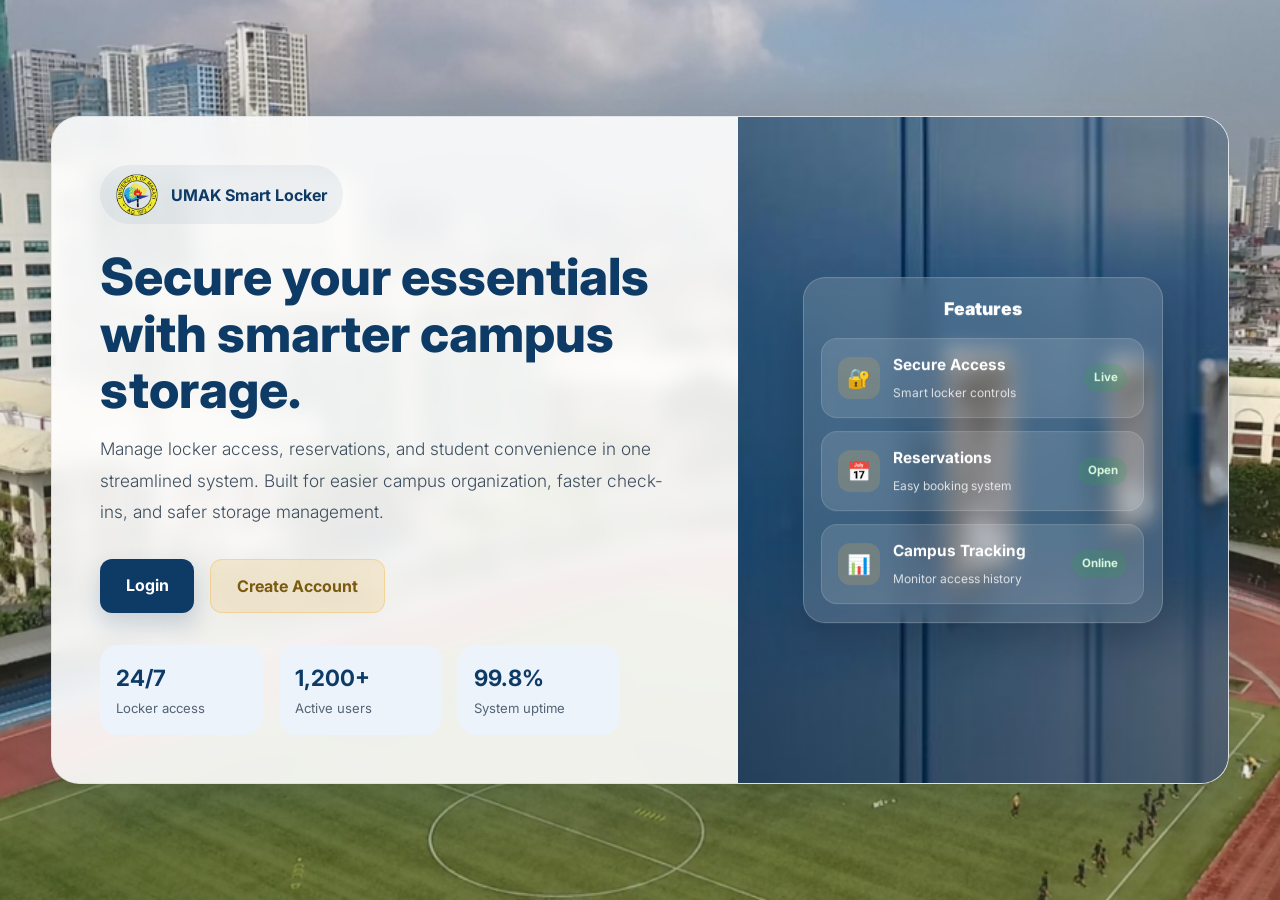
<file: SmartLocker/index.html>
<!DOCTYPE html>
<html lang="en">
  <head>
    <meta charset="UTF-8" />
    <meta name="viewport" content="width=device-width, initial-scale=1.0" />
    <title>UMAK Smart Locker | Welcome</title>
    <link rel="preconnect" href="https://fonts.googleapis.com" />
    <link rel="preconnect" href="https://fonts.gstatic.com" crossorigin />
    <link href="https://fonts.googleapis.com/css2?family=Inter:wght@400;500;600;700;800&display=swap" rel="stylesheet" />
    <link href="https://cdn.jsdelivr.net/npm/bootstrap@5.3.3/dist/css/bootstrap.min.css" rel="stylesheet" />
    <style>
      :root {
        --umak-blue: #0d3b66;
        --umak-gold: #f4b942;
        --umak-light: #edf3fb;
        --text-dark: #12263a;
      }

      * { box-sizing: border-box; }

      body {
        margin: 0;
        font-family: 'Inter', sans-serif;
        background: linear-gradient(135deg, #f3f8ff 0%, #e8f2ff 40%, #ffffff 100%);
        color: var(--text-dark);
      }

      .hero {
        min-height: 100vh;
        display: flex;
        align-items: center;
        justify-content: center;
        background: linear-gradient(135deg, rgba(13, 59, 102, 0.07), rgba(244, 185, 66, 0.09)),
                    url('Photos/UMAK1.jpg') center/cover no-repeat fixed;
      }

      .hero-card {
        width: min(1180px, 92vw);
        background: rgba(255, 255, 255, 0.9);
        border: 1px solid rgba(13, 59, 102, 0.08);
        backdrop-filter: blur(10px);
        border-radius: 28px;
        box-shadow: 0 30px 60px rgba(13, 59, 102, 0.14);
        overflow: hidden;
      }

      .hero-content {
        padding: 3rem;
      }

      .brand {
        display: inline-flex;
        align-items: center;
        gap: 0.8rem;
        background: rgba(13, 59, 102, 0.06);
        border-radius: 999px;
        padding: 0.55rem 1rem;
        margin-bottom: 1.5rem;
        font-weight: 700;
        color: var(--umak-blue);
      }

      .brand img {
        width: 42px;
        height: 42px;
        object-fit: contain;
      }

      h1 {
        font-size: clamp(2.3rem, 4vw, 4.3rem);
        font-weight: 800;
        line-height: 1.1;
        color: var(--umak-blue);
        margin-bottom: 1rem;
      }

      .lead {
        font-size: 1.08rem;
        line-height: 1.8;
        color: rgba(18, 38, 58, 0.8);
        max-width: 620px;
        margin-bottom: 2rem;
      }

      .cta-row {
        display: flex;
        flex-wrap: wrap;
        gap: 1rem;
        margin-bottom: 2rem;
      }

      .btn-primary {
        background: var(--umak-blue);
        border: none;
        padding: 0.9rem 1.6rem;
        border-radius: 12px;
        font-weight: 700;
        box-shadow: 0 12px 24px rgba(13, 59, 102, 0.2);
      }

      .btn-secondary {
        background: rgba(244, 185, 66, 0.18);
        color: #7a5b10;
        border: 1px solid rgba(244, 185, 66, 0.4);
        padding: 0.9rem 1.6rem;
        border-radius: 12px;
        font-weight: 700;
      }

      .mini-stats {
        display: grid;
        grid-template-columns: repeat(3, minmax(110px, 1fr));
        gap: 1rem;
        max-width: 520px;
      }

      .stat {
        background: var(--umak-light);
        border-radius: 18px;
        padding: 1rem;
      }

      .stat strong {
        display: block;
        font-size: 1.4rem;
        color: var(--umak-blue);
      }

      .stat span {
        font-size: 0.82rem;
        color: rgba(18, 38, 58, 0.7);
      }

      .hero-visual {
        position: relative;
        background: linear-gradient(135deg, rgba(13, 59, 102, 0.75), rgba(13, 59, 102, 0.5));
        padding: 0;
        min-height: 560px;
      }

      .visual-image {
        width: 100%;
        height: 100%;
        object-fit: cover;
        display: block;
        filter: saturate(1.05) contrast(1.04);
      }

      .visual-overlay {
        position: absolute;
        inset: 0;
        background: linear-gradient(180deg, rgba(9, 31, 53, 0.18), rgba(9, 31, 53, 0.5));
      }

      .panel {
        position: absolute;
        left: 50%;
        top: 50%;
        transform: translate(-50%, -50%);
        width: min(82%, 360px);
        background: rgba(255, 255, 255, 0.14);
        border: 1px solid rgba(255, 255, 255, 0.2);
        backdrop-filter: blur(10px);
        border-radius: 22px;
        padding: 1.1rem;
        color: white;
        box-shadow: 0 18px 40px rgba(0, 0, 0, 0.15);
      }

      .panel-top {
        display: flex;
        align-items: center;
        justify-content: center;
        margin-bottom: 1rem;
        font-weight: 700;
        font-size: 1.1rem;
      }

      .dot {
        display: none;
      }

      .feature-grid {
        display: grid;
        gap: 0.8rem;
      }

      .feature-card {
        background: rgba(255, 255, 255, 0.12);
        border: 1px solid rgba(255, 255, 255, 0.14);
        border-radius: 16px;
        padding: 0.9rem 1rem;
        display: flex;
        align-items: center;
        gap: 0.8rem;
        color: white;
      }

      .feature-icon {
        width: 42px;
        height: 42px;
        border-radius: 12px;
        background: rgba(244, 185, 66, 0.18);
        display: grid;
        place-items: center;
        font-size: 1.2rem;
      }

      .feature-copy {
        flex: 1;
      }

      .feature-copy strong {
        display: block;
        font-size: 0.96rem;
        margin-bottom: 0.15rem;
      }

      .feature-copy span {
        font-size: 0.75rem;
        color: rgba(255, 255, 255, 0.8);
      }

      .feature-status {
        background: rgba(40, 167, 69, 0.2);
        color: #d9f9de;
        border-radius: 999px;
        padding: 0.32rem 0.6rem;
        font-size: 0.72rem;
        font-weight: 700;
      }

      @media (max-width: 991px) {
        .hero-card {
          margin: 1.2rem 0;
        }

        .hero-content {
          padding: 2rem 1.4rem;
        }

        .hero-visual {
          padding: 1rem 1.4rem 2rem;
        }
      }
    </style>
  </head>
  <body>
    <section class="hero">
      <div class="hero-card row g-0">
        <div class="col-lg-7 hero-content">
          <div class="brand">
            <img src="Photos/UMAKLogo.png" alt="UMAK Logo" />
            <span>UMAK Smart Locker</span>
          </div>

          <h1>Secure your essentials with smarter campus storage.</h1>
          <p class="lead">
            Manage locker access, reservations, and student convenience in one streamlined system.
            Built for easier campus organization, faster check-ins, and safer storage management.
          </p>

          <div class="cta-row">
            <a class="btn btn-primary" href="pages/login/login.html">Login</a>
            <a class="btn btn-secondary" href="pages/signup/signup.html">Create Account</a>
          </div>

          <div class="mini-stats">
            <div class="stat">
              <strong>24/7</strong>
              <span>Locker access</span>
            </div>
            <div class="stat">
              <strong>1,200+</strong>
              <span>Active users</span>
            </div>
            <div class="stat">
              <strong>99.8%</strong>
              <span>System uptime</span>
            </div>
          </div>
        </div>

        <div class="col-lg-5 hero-visual">
          <img src="Photos/lockers.jpg" alt="Locker storage" class="visual-image" />
          <div class="visual-overlay"></div>

          <div class="panel">
            <div class="panel-top">
              <strong>Features</strong>
            </div>

            <div class="feature-grid">
              <div class="feature-card">
                <div class="feature-icon">🔐</div>
                <div class="feature-copy">
                  <strong>Secure Access</strong>
                  <span>Smart locker controls</span>
                </div>
                <span class="feature-status">Live</span>
              </div>

              <div class="feature-card">
                <div class="feature-icon">📅</div>
                <div class="feature-copy">
                  <strong>Reservations</strong>
                  <span>Easy booking system</span>
                </div>
                <span class="feature-status">Open</span>
              </div>

              <div class="feature-card">
                <div class="feature-icon">📊</div>
                <div class="feature-copy">
                  <strong>Campus Tracking</strong>
                  <span>Monitor access history</span>
                </div>
                <span class="feature-status">Online</span>
              </div>
            </div>
          </div>
        </div>
      </div>
    </section>
  </body>
</html>
</file>
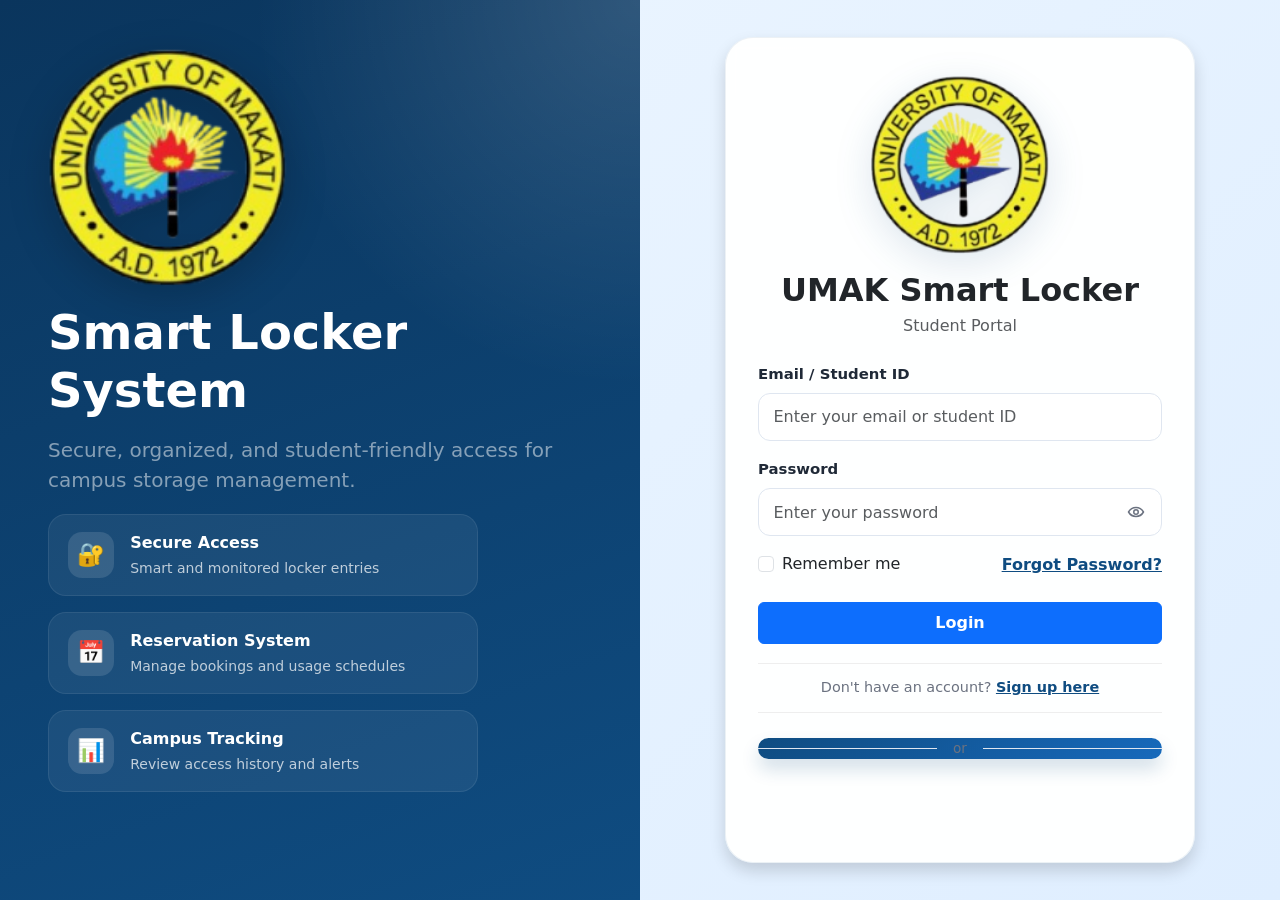
<file: SmartLocker/pages/admin/admin.html>
<!DOCTYPE html>
<html lang="en">
  <head>
    <meta charset="UTF-8" />
    <meta name="viewport" content="width=device-width, initial-scale=1.0" />
    <title>Admin Control Center | SmartLocker</title>
    <link rel="preconnect" href="https://fonts.googleapis.com" />
    <link rel="preconnect" href="https://fonts.gstatic.com" crossorigin />
    <link href="https://fonts.googleapis.com/css2?family=DM+Sans:wght@400;500;600;700&family=Space+Grotesk:wght@500;600;700&display=swap" rel="stylesheet" />
    <link rel="stylesheet" href="admin.css" />
  </head>
  <body>
    <div class="admin-shell">
      <aside class="admin-sidebar">
        <div class="brand">
          <img src="../../Photos/UMAKLogo.png" alt="UMAK Logo" />
          <div><strong>SmartLocker</strong><span>Operations center</span></div>
        </div>
        <nav>
          <a class="active" href="#overview"><span>▦</span>Overview</a>
          <a href="#assigned-lockers" data-open-assigned><span>▤</span>Assigned Lockers</a>
          <a href="#lockers"><span>▣</span>Locker network</a>
          <a href="#reservations"><span>◷</span>Reservations</a>
          <a href="#maintenance"><span>⚠</span>Maintenance</a>
          <a href="#activity"><span>↗</span>Access activity</a>
          <a href="#reports"><span>▧</span>Reports & analytics</a>
          <a href="#audit-log"><span>≡</span>Audit log</a>
          <a href="#users"><span>◎</span>Students</a>
        </nav>
        <button class="logout" type="button" data-action="logout"><span>←</span>Sign out</button>
      </aside>

      <main class="admin-main">
        <header class="admin-header">
          <div><p class="kicker">UMAK / administration</p><h1>Control center</h1></div>
          <div class="admin-identity"><span class="avatar">LA</span><div><strong>Locker Admin</strong><small>Administrator</small></div></div>
        </header>

        <section id="overview" class="hero-strip">
          <div><p class="kicker">System status</p><h2>Keep every locker moving.</h2><p>Monitor availability, approve requests, and resolve issues from one place.</p></div>
          <span class="live-indicator"><i></i>Live monitoring</span>
        </section>

        <section class="metrics" aria-label="System summary">
          <article><span class="metric-label">Registered students</span><strong data-count="users">--</strong><small>Active accounts</small></article>
          <article><span class="metric-label">Total lockers</span><strong data-count="lockers">--</strong><small><b data-count="available_lockers">--</b> available now</small></article>
          <article class="metric-alert"><span class="metric-label">Pending reservations</span><strong data-count="pending_reservations">--</strong><small>Needs review</small></article>
          <article class="metric-alert"><span class="metric-label">Open maintenance</span><strong data-count="open_reports">--</strong><small><b data-count="maintenance_lockers">--</b> lockers flagged</small></article>
        </section>

        <section id="lockers" class="panel">
          <div class="panel-heading"><div><p class="kicker">Inventory</p><h2>Locker network</h2></div><button class="ghost-button" type="button" data-refresh>Refresh data</button></div>
          <form class="locker-form" data-create-locker>
            <input name="building" placeholder="Building" required />
            <input name="floor" placeholder="Floor" required />
            <input name="area" placeholder="Area (optional)" />
            <input name="locker_number" placeholder="Locker number" required />
            <select name="size" aria-label="Locker size"><option value="small">Small</option><option value="medium" selected>Medium</option><option value="large">Large</option></select>
            <button type="submit">Add locker</button>
          </form>
          <div class="building-tabs" data-building-tabs role="tablist" aria-label="Locker buildings"></div>
          <div class="table-wrap"><table><thead><tr><th>Locker</th><th>Location</th><th>Size</th><th>Device</th><th>Status</th><th>Action</th></tr></thead><tbody data-lockers><tr><td colspan="6" class="empty">Loading locker network...</td></tr></tbody></table></div>
          <button class="see-more-button" data-see-more type="button" hidden>See more</button>
        </section>

        <div class="split-grid">
          <section id="reservations" class="panel"><div class="panel-heading"><div><p class="kicker">Queue</p><h2>Reservation requests</h2></div></div><div class="stack" data-reservations><p class="empty">Loading reservations...</p></div></section>
          <section id="maintenance" class="panel"><div class="panel-heading"><div><p class="kicker">Service desk</p><h2>Maintenance queue</h2></div></div><div class="stack" data-reports><p class="empty">Loading reports...</p></div></section>
        </div>

        <div class="split-grid lower-grid">
          <section id="activity" class="panel"><div class="panel-heading"><div><p class="kicker">Access history</p><h2>Recent access</h2></div></div><div class="table-wrap"><table><thead><tr><th>Time</th><th>Locker</th><th>Student</th><th>Event</th><th>Result</th></tr></thead><tbody data-activity><tr><td colspan="5" class="empty">Loading activity...</td></tr></tbody></table></div></section>
          <section id="users" class="panel"><div class="panel-heading"><div><p class="kicker">Directory</p><h2>New students</h2></div></div><div class="student-list" data-users><p class="empty">Loading students...</p></div></section>
        </div>

        <section id="reports" class="panel">
          <div class="panel-heading">
            <div><p class="kicker">Operations intelligence</p><h2>Reports & analytics</h2></div>
            <div class="export-actions">
              <button class="ghost-button" type="button" data-print-report>Print</button>
              <button class="ghost-button" type="button" data-download-report>Download PDF</button>
            </div>
          </div>
          <form class="report-filters" data-report-filters>
            <label>From <input type="date" name="from" required /></label>
            <label>To <input type="date" name="to" required /></label>
            <button type="submit">Generate report</button>
          </form>
          <p class="report-period" data-report-period>Choose a date range to generate a report.</p>
          <div class="report-metrics" data-report-metrics><p class="empty">Loading report data...</p></div>
          <div class="analytics-grid">
            <div><h3>Locker availability</h3><div class="analytics-list" data-locker-analytics></div></div>
            <div><h3>Reservations</h3><div class="analytics-list" data-reservation-analytics></div></div>
            <div><h3>Access activity</h3><div class="analytics-list" data-access-analytics></div></div>
            <div><h3>Maintenance</h3><div class="analytics-list" data-maintenance-analytics></div></div>
          </div>
          <div class="report-top-lockers"><h3>Most accessed lockers</h3><div class="table-wrap"><table><thead><tr><th>Locker</th><th>Location</th><th>Access attempts</th><th>Successful</th></tr></thead><tbody data-top-lockers><tr><td colspan="4" class="empty">Loading analytics...</td></tr></tbody></table></div></div>
        </section>

        <section id="audit-log" class="panel">
          <div class="panel-heading">
            <div><p class="kicker">Administrator activity</p><h2>Audit log</h2></div>
            <div class="export-actions">
              <button class="ghost-button" type="button" data-print-audit>Print</button>
              <button class="ghost-button" type="button" data-download-audit>Download PDF</button>
            </div>
          </div>
          <p class="report-period" data-audit-period></p>
          <div class="table-wrap"><table><thead><tr><th>Time</th><th>Administrator</th><th>Action</th><th>Target</th><th>Details</th><th>IP address</th></tr></thead><tbody data-audit-logs><tr><td colspan="6" class="empty">Loading audit log...</td></tr></tbody></table></div>
        </section>
      </main>
    </div>
    <div class="assigned-modal" data-assigned-modal hidden>
      <div class="assigned-modal-backdrop" data-close-assigned></div>
      <section class="assigned-dialog" role="dialog" aria-modal="true" aria-labelledby="assigned-title">
        <div class="panel-heading"><div><p class="kicker">Current assignments</p><h2 id="assigned-title">Assigned lockers</h2></div><button class="modal-close" type="button" data-close-assigned aria-label="Close assigned lockers">&times;</button></div>
        <div class="table-wrap"><table><thead><tr><th>Locker</th><th>Student</th><th>Assigned</th><th>Expires</th><th>Action</th></tr></thead><tbody data-assigned-lockers><tr><td colspan="5" class="empty">Loading assigned lockers...</td></tr></tbody></table></div>
      </section>
    </div>
    <div class="toast" data-toast role="status"></div>
    <script src="admin.js"></script>
  </body>
</html>
</file>
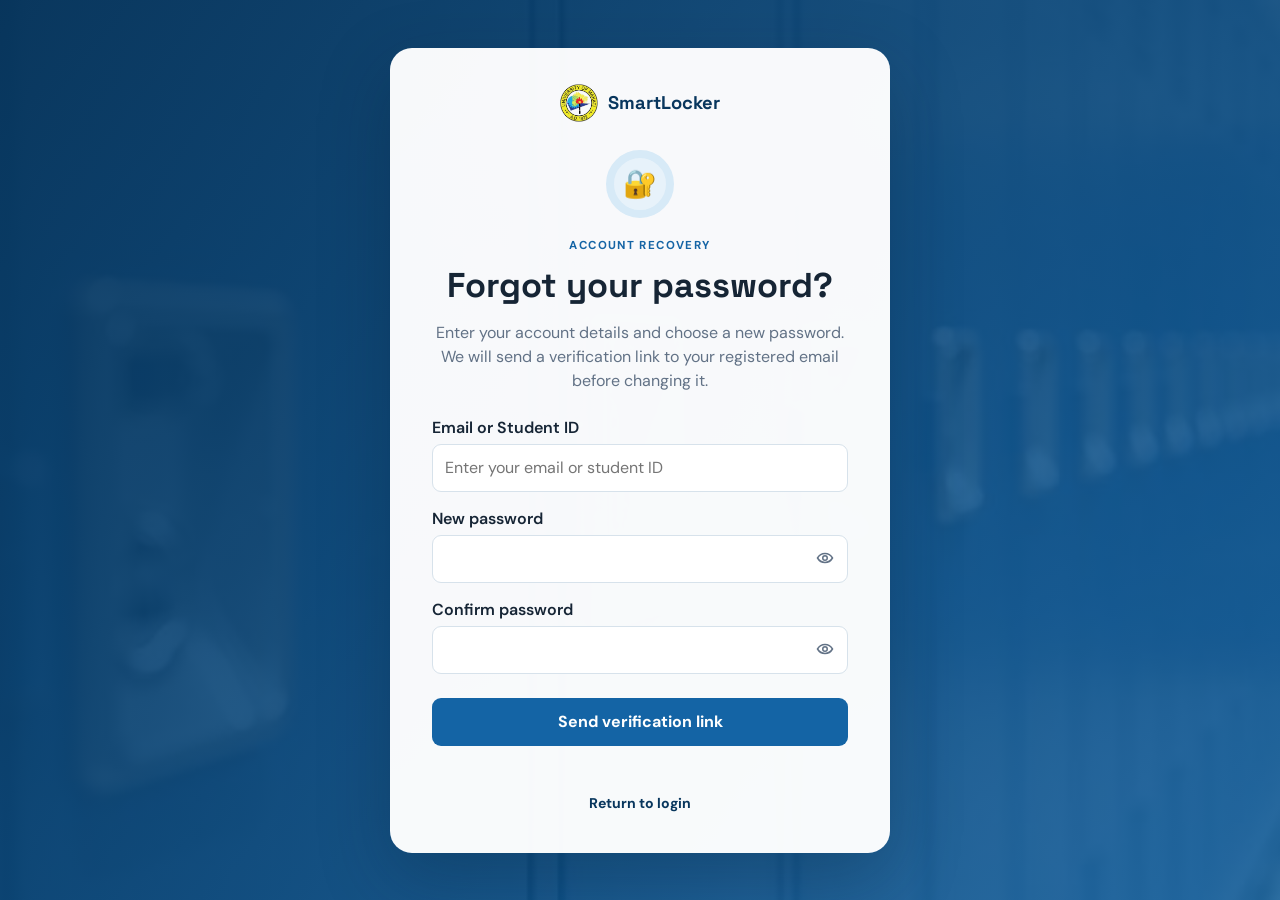
<file: SmartLocker/pages/forgot-password/forgot-password.html>
<!DOCTYPE html>
<html lang="en">
  <head>
    <meta charset="UTF-8" />
    <meta name="viewport" content="width=device-width, initial-scale=1.0" />
    <title>Forgot Password | SmartLocker</title>
    <link rel="preconnect" href="https://fonts.googleapis.com" />
    <link rel="preconnect" href="https://fonts.gstatic.com" crossorigin />
    <link href="https://fonts.googleapis.com/css2?family=DM+Sans:wght@400;500;600;700&family=Space+Grotesk:wght@500;600;700&display=swap" rel="stylesheet" />
    <link rel="stylesheet" href="forgot-password.css" />
  </head>
  <body>
    <main class="reset-card">
      <a class="brand" href="../../index.html">
        <img src="../../Photos/UMAKLogo.png" alt="UMAK logo" />
        <span>SmartLocker</span>
      </a>
      <div class="status-mark">🔐</div>
      <p class="eyebrow">ACCOUNT RECOVERY</p>
      <h1>Forgot your password?</h1>
      <p class="intro">Enter your account details and choose a new password. We will send a verification link to your registered email before changing it.</p>
      <form id="forgotPasswordForm">
        <label for="identifier">Email or Student ID</label>
        <input id="identifier" name="identifier" type="text" placeholder="Enter your email or student ID" required />
        <label for="password">New password</label>
        <div class="password-field">
          <input id="password" name="password" type="password" required data-toggle-password-input />
          <button type="button" class="password-toggle" aria-label="Show password" title="Show password" data-toggle-password="#password"></button>
        </div>
        <div class="password-requirements" id="passwordRequirements">
          <p>Password must contain:</p>
          <div class="requirement-list">
            <span id="requirement-length">✓ At least 8 characters</span>
            <span id="requirement-uppercase">✓ One uppercase letter</span>
            <span id="requirement-special">✓ One special character</span>
            <span id="requirement-number">✓ One number</span>
          </div>
        </div>
        <label for="confirmPassword">Confirm password</label>
        <div class="password-field">
          <input id="confirmPassword" name="confirm_password" type="password" required />
          <button type="button" class="password-toggle" aria-label="Show password" title="Show password" data-toggle-password="#confirmPassword"></button>
        </div>
        <button type="submit">Send verification link</button>
      </form>
      <p id="message" role="status" aria-live="polite"></p>
      <a class="login-link" href="../login/login.html">Return to login</a>
    </main>
    <script src="../../assets/js/script.js?v=20260823-10"></script>
    <script>
      const forgotForm = document.getElementById('forgotPasswordForm');
      const forgotMessage = document.getElementById('message');
      const newPassword = document.getElementById('password');
      const confirmPassword = document.getElementById('confirmPassword');
      const requirements = (value) => ({
        length: value.length >= 8,
        uppercase: /[A-Z]/.test(value),
        special: /[!@#$%^&*()_+\-=\[\]{};':"\\|,.<>\/?]/.test(value),
        number: /\d/.test(value)
      });
      const updateRequirements = () => Object.entries(requirements(newPassword.value)).forEach(([name, met]) => document.getElementById(`requirement-${name}`).classList.toggle('met', met));
      newPassword.addEventListener('focus', () => document.getElementById('passwordRequirements').classList.add('is-visible'));
      newPassword.addEventListener('input', updateRequirements);
      forgotForm.addEventListener('submit', async (event) => {
        event.preventDefault();
        const passwordRules = requirements(newPassword.value);
        if (!Object.values(passwordRules).every(Boolean)) {
          forgotMessage.textContent = 'Password does not meet all requirements.';
          return;
        }
        if (newPassword.value !== confirmPassword.value) {
          forgotMessage.textContent = 'Passwords do not match.';
          return;
        }
        const response = await fetch('../../database/forgot_password.php', { method: 'POST', body: new FormData(forgotForm) });
        const result = await response.json();
        forgotMessage.textContent = result.message;
        if (result.success) forgotForm.hidden = true;
      });
    </script>
  </body>
</html>
</file>
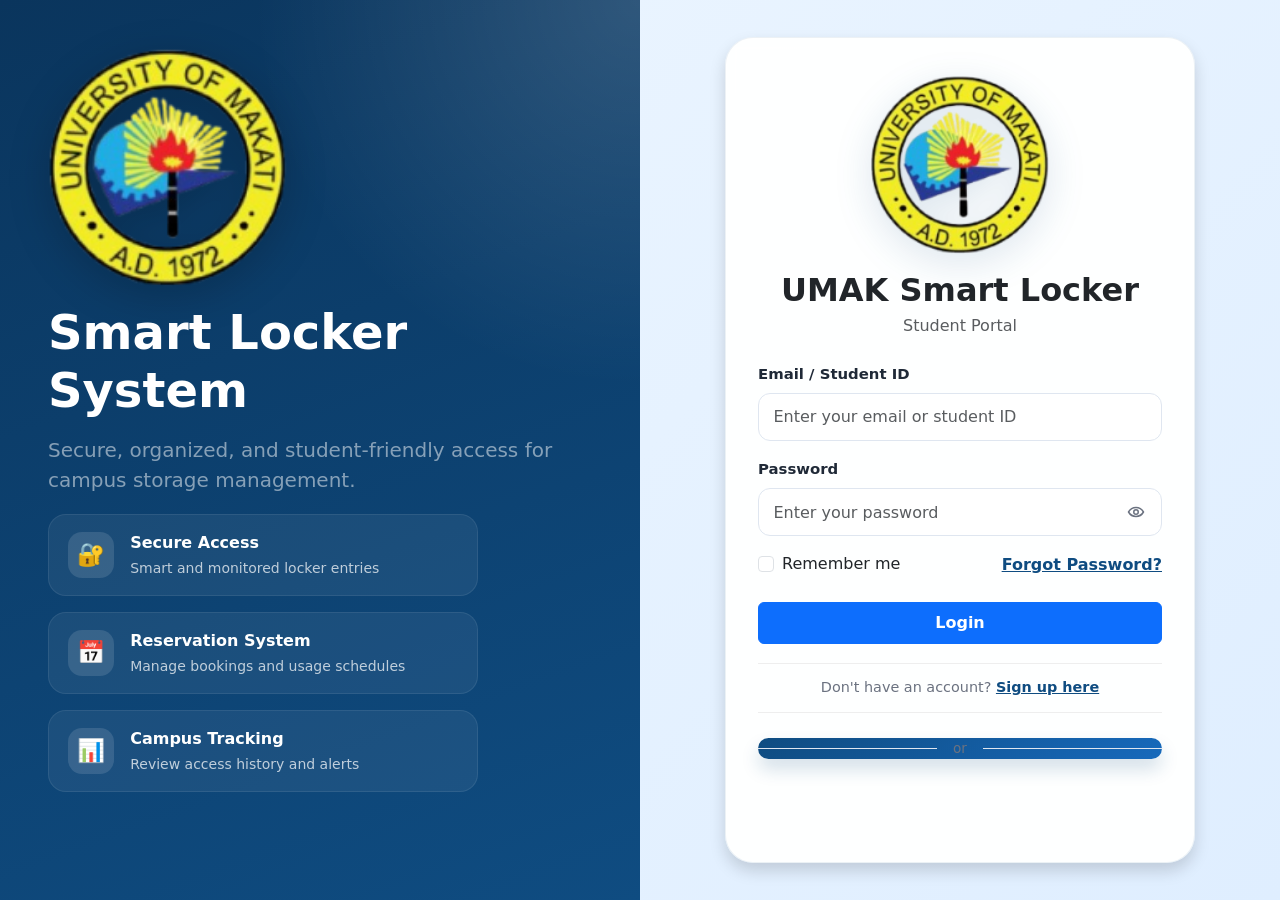
<file: SmartLocker/pages/login/login.html>
<!DOCTYPE html>
<html lang="en">
  <head>
    <meta charset="UTF-8" />
    <meta name="viewport" content="width=device-width, initial-scale=1.0" />
    <meta name="google-client-id" content="1009087321451-dr4fi376q2ujk6bujo7kqbk7ca6eo73c.apps.googleusercontent.com" />
    <title>UMAK Smart Locker System</title>
    <link rel="preconnect" href="https://fonts.googleapis.com" />
    <link rel="preconnect" href="https://fonts.gstatic.com" crossorigin />
    <link href="https://fonts.googleapis.com/css2?family=Inter:wght@400;500;600;700;800&display=swap" rel="stylesheet" />
    <link href="https://cdn.jsdelivr.net/npm/bootstrap@5.3.3/dist/css/bootstrap.min.css" rel="stylesheet" />
    <link rel="stylesheet" href="login.css" />
  </head>
  <body class="login-page">
    <div class="container-fluid min-vh-100 px-0">
      <div class="row g-0 min-vh-100 align-items-stretch">
        <div class="col-lg-6 d-none d-lg-flex">
          <div class="login-hero w-100 d-flex flex-column justify-content-start p-5">
            <div>
              <img src="../../Photos/UMAKLogo.png" alt="UMAK Logo" class="umak-logo-image hero-logo" />
              <h1 class="display-5 fw-bold text-white mb-3">Smart Locker System</h1>
              <p class="lead text-white-50 mb-4">
                Secure, organized, and student-friendly access for campus storage management.
              </p>
            </div>

            <div class="hero-features">
              <div class="feature-item">
                <span class="feature-icon">🔐</span>
                <div>
                  <strong>Secure Access</strong>
                  <small>Smart and monitored locker entries</small>
                </div>
              </div>
              <div class="feature-item">
                <span class="feature-icon">📅</span>
                <div>
                  <strong>Reservation System</strong>
                  <small>Manage bookings and usage schedules</small>
                </div>
              </div>
              <div class="feature-item">
                <span class="feature-icon">📊</span>
                <div>
                  <strong>Campus Tracking</strong>
                  <small>Review access history and alerts</small>
                </div>
              </div>
            </div>
          </div>
        </div>

        <div class="col-lg-6 col-12 d-flex align-items-center justify-content-center">
          <div class="login-panel">
            <div class="login-card shadow">
              <div class="text-center mb-4">
                <img src="../../Photos/UMAKLogo.png" alt="UMAK Logo" class="umak-logo-image login-logo" />
                <h2 class="fw-bold mt-3 mb-1">UMAK Smart Locker</h2>
                <p class="text-muted">Student Portal</p>
              </div>

              <form id="loginForm" action="../../database/login.php" method="post" novalidate>
                <div id="loginFeedback" class="login-feedback" role="alert" hidden></div>
                <div class="mb-3">
                  <label for="username" class="form-label">Email / Student ID</label>
                    <input id="username" name="identifier" type="text" class="form-control" placeholder="Enter your email or student ID" required />
                </div>

                <div class="mb-3">
                  <label for="password" class="form-label">Password</label>
                  <div class="password-field">
                    <input id="password" name="password" type="password" class="form-control password-input" placeholder="Enter your password" required />
                    <button type="button" class="password-toggle" aria-label="Show password" title="Show password" data-toggle-password="#password"></button>
                  </div>
                </div>

                <div class="d-flex justify-content-between align-items-center mb-4">
                  <div class="form-check">
                    <input class="form-check-input" type="checkbox" id="rememberMe" />
                    <label class="form-check-label" for="rememberMe">Remember me</label>
                  </div>
                  <a href="../forgot-password/forgot-password.html" id="forgotPasswordLink" class="text-link">Forgot Password?</a>
                </div>

                <button id="loginButton" type="submit" class="btn btn-primary w-100 fw-semibold py-2">
                  Login
                </button>
              </form>

              <div id="loginLockout" class="login-lockout" hidden>
                <h4>Login attempts used</h4>
                <p id="loginLockoutMessage">You entered the wrong password five times. Send a password reset link to your registered email.</p>
                <button id="resetPasswordButton" type="button" class="btn btn-primary w-100 fw-semibold py-2">Send password reset link</button>
              </div>

              <div class="signup-link-section">
                <p class="text-center mb-0">Don't have an account? <a href="../signup/signup.html" class="text-link fw-semibold">Sign up here</a></p>
              </div>

              <div class="divider-section">
                <div class="divider-line"></div>
                <span class="divider-text">or</span>
                <div class="divider-line"></div>
              </div>

              <div class="google-auth-section">
                <div id="googleLoginBtn" class="google-login-button" aria-label="Log in with Google"></div>
              </div>
            </div>
          </div>
        </div>
      </div>
    </div>

    <script src="../../assets/js/script.js?v=20260823-9"></script>
  </body>
</html>
</file>
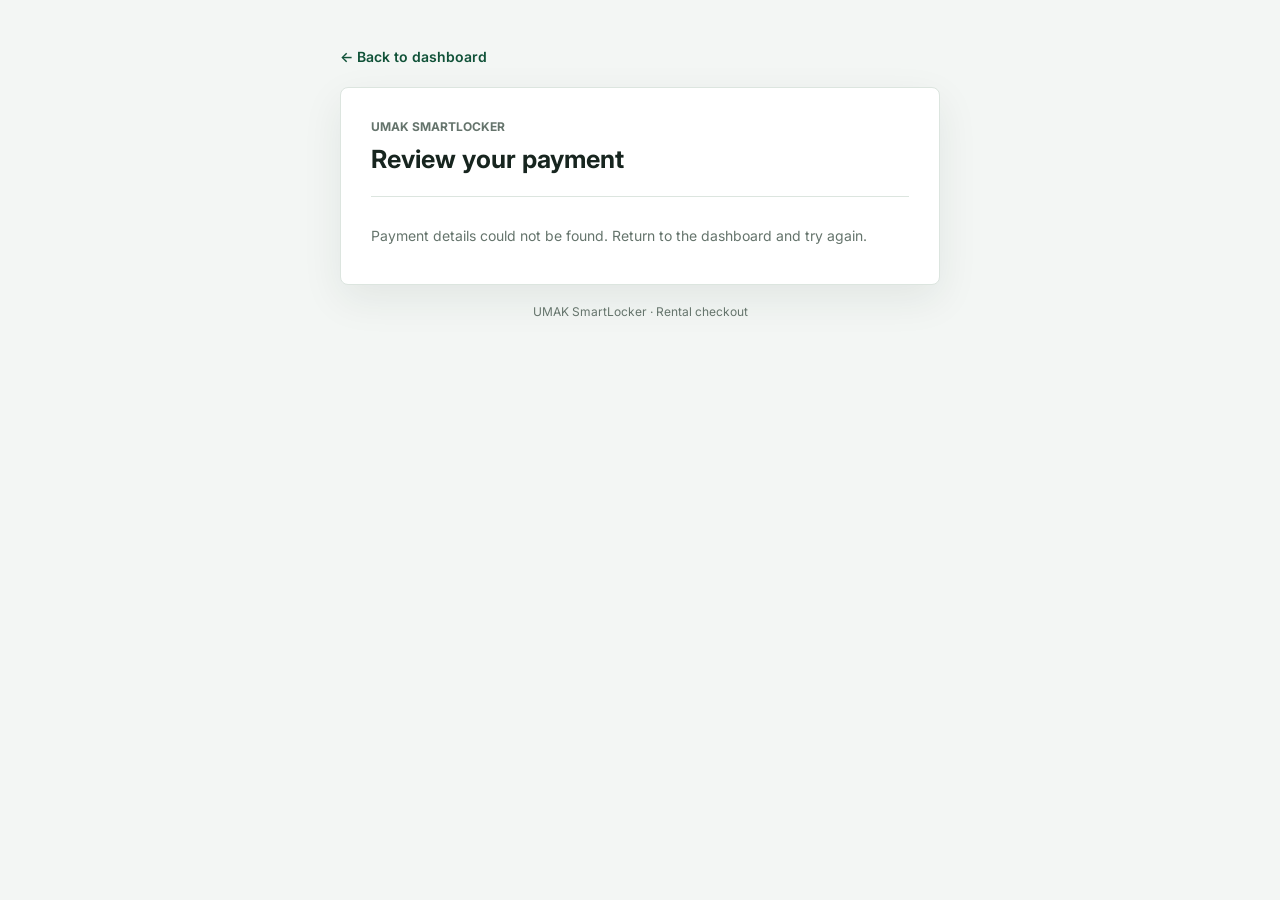
<file: SmartLocker/pages/payment/payment.html>
<!DOCTYPE html>
<html lang="en">
  <head>
    <meta charset="UTF-8" />
    <meta name="viewport" content="width=device-width, initial-scale=1.0" />
    <title>Locker Payment | UMAK SmartLocker</title>
    <link rel="preconnect" href="https://fonts.googleapis.com" />
    <link rel="preconnect" href="https://fonts.gstatic.com" crossorigin />
    <link href="https://fonts.googleapis.com/css2?family=Inter:wght@400;500;600;700&display=swap" rel="stylesheet" />
    <link href="https://cdn.jsdelivr.net/npm/bootstrap@5.3.3/dist/css/bootstrap.min.css" rel="stylesheet" />
    <link rel="stylesheet" href="payment.css" />
  </head>
  <body>
    <main class="payment-shell">
      <a class="back-link" href="../dashboard/dashboard.html">&larr; Back to dashboard</a>
      <section class="payment-panel" aria-labelledby="payment-title">
        <div class="payment-heading">
          <div>
            <p class="eyebrow">UMAK SmartLocker</p>
            <h1 id="payment-title">Review your payment</h1>
          </div>
        </div>

        <div class="payment-content" data-payment-content hidden>
          <p class="section-label">Rental summary</p>
          <dl class="payment-summary">
            <div><dt>Locker</dt><dd data-locker></dd></div>
            <div><dt>Rental term</dt><dd data-term></dd></div>
            <div class="total-row"><dt>Total</dt><dd data-amount></dd></div>
          </dl>
          <p class="payment-error" data-payment-error role="alert" hidden></p>
          <form data-payment-form>
            <label class="payment-field" for="payer-name">Full name
              <input id="payer-name" name="payer_name" type="text" maxlength="150" autocomplete="name" required />
            </label>
            <label class="payment-field" for="payer-phone">Mobile number
              <input id="payer-phone" name="payer_phone" type="tel" maxlength="30" autocomplete="tel" required />
            </label>
            <label class="payment-field" for="payment-amount">Amount (PHP)
              <input id="payment-amount" name="amount_pesos" type="number" min="1" step="1" required />
            </label>
            <label class="payment-field" for="receipt-email">UMAK email <span>(optional, for your receipt)</span>
              <input id="receipt-email" name="receipt_email" type="email" maxlength="255" autocomplete="email" placeholder="name@umak.edu.ph" />
            </label>
            <button class="submit-payment" type="submit" data-submit-payment disabled>Submit Payment</button>
          </form>
        </div>

        <div class="payment-loading" data-payment-loading>Loading payment details...</div>

        <div class="payment-success" data-payment-success hidden aria-live="polite">
          <div class="success-mark" aria-hidden="true">&#10003;</div>
          <p class="eyebrow">Payment submitted</p>
          <h2>Payment is being verified</h2>
          <p data-success-message></p>
          <a class="submit-payment dashboard-link" href="../dashboard/dashboard.html">Return to dashboard</a>
        </div>
      </section>
      <p class="payment-footer">UMAK SmartLocker · Rental checkout</p>
    </main>
    <script src="payment.js"></script>
  </body>
</html>
</file>
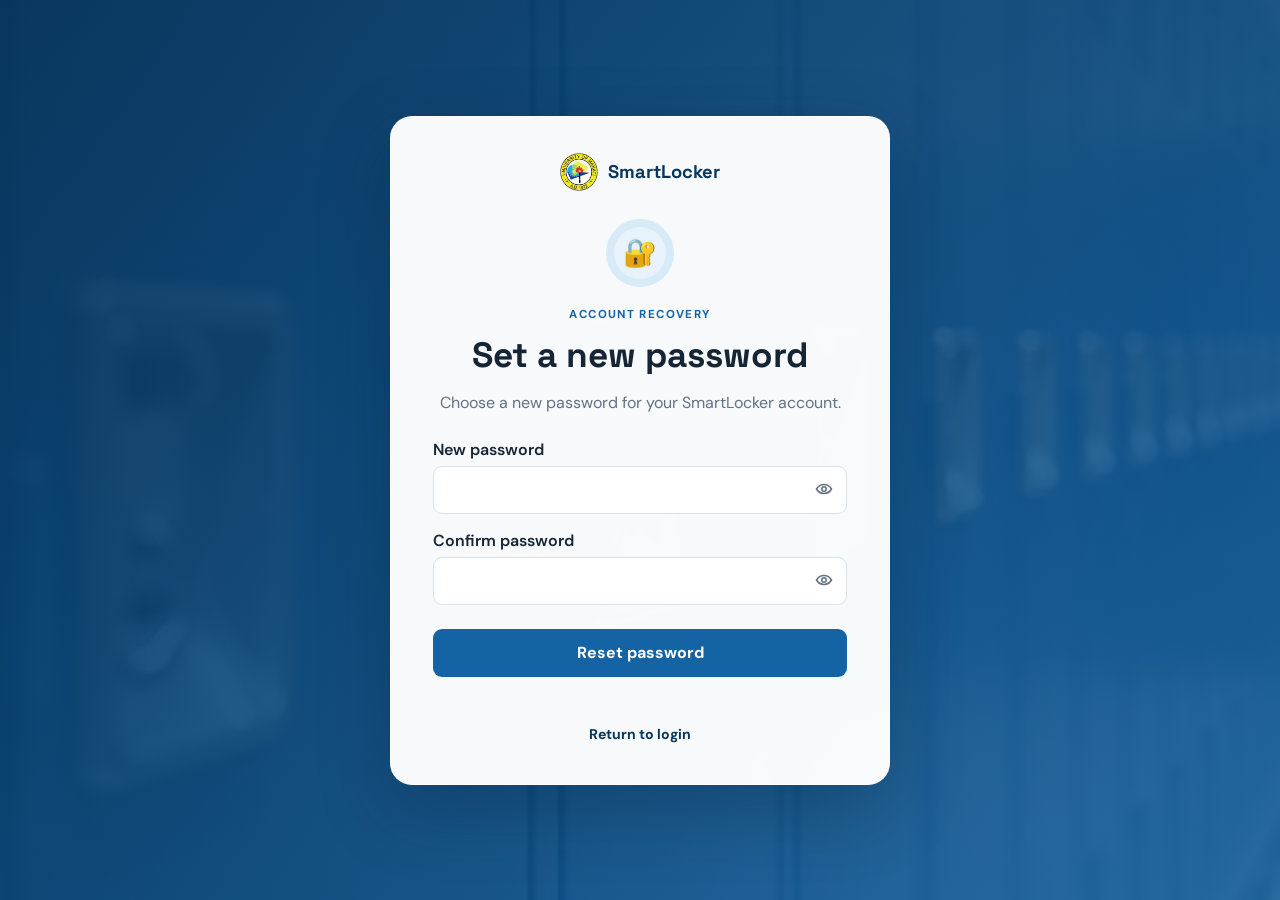
<file: SmartLocker/pages/reset-password/reset-password.html>
<!DOCTYPE html>
<html lang="en">
  <head>
    <meta charset="UTF-8" />
    <meta name="viewport" content="width=device-width, initial-scale=1.0" />
    <title>Reset Password | SmartLocker</title>
    <link rel="preconnect" href="https://fonts.googleapis.com" />
    <link rel="preconnect" href="https://fonts.gstatic.com" crossorigin />
    <link href="https://fonts.googleapis.com/css2?family=DM+Sans:wght@400;500;600;700&family=Space+Grotesk:wght@500;600;700&display=swap" rel="stylesheet" />
    <link rel="stylesheet" href="reset-password.css" />
  </head>
  <body>
    <main class="reset-card">
      <a class="brand" href="../../index.html">
        <img src="../../Photos/UMAKLogo.png" alt="UMAK logo" />
        <span>SmartLocker</span>
      </a>
      <div class="status-mark">🔐</div>
      <p class="eyebrow">ACCOUNT RECOVERY</p>
      <h1>Set a new password</h1>
      <p class="intro">Choose a new password for your SmartLocker account.</p>
      <form id="resetForm">
        <label for="password">New password</label>
        <div class="password-field">
          <input id="password" type="password" minlength="8" required data-reset-password />
          <button type="button" class="password-toggle" aria-label="Show password" title="Show password" data-toggle-password="#password"></button>
        </div>
        <div class="password-requirements" id="passwordRequirements">
          <p>Password must contain:</p>
          <div class="requirement-list">
            <span id="requirement-length">✓ At least 8 characters</span>
            <span id="requirement-uppercase">✓ One uppercase letter</span>
            <span id="requirement-special">✓ One special character</span>
            <span id="requirement-number">✓ One number</span>
          </div>
        </div>
        <label for="confirmPassword">Confirm password</label>
        <div class="password-field">
          <input id="confirmPassword" type="password" minlength="8" required data-reset-confirm />
          <button type="button" class="password-toggle" aria-label="Show password" title="Show password" data-toggle-password="#confirmPassword"></button>
        </div>
        <button type="submit">Reset password</button>
      </form>
      <p id="message" role="status" aria-live="polite"></p>
      <a class="login-link" href="../login/login.html">Return to login</a>
    </main>
    <script>
      const form = document.getElementById('resetForm');
      const message = document.getElementById('message');
      const password = document.getElementById('password');
      const confirmPassword = document.getElementById('confirmPassword');
      const token = new URLSearchParams(window.location.search).get('token') || '';
      const validatePassword = (value) => ({
        length: value.length >= 8,
        uppercase: /[A-Z]/.test(value),
        special: /[!@#$%^&*()_+\-=\[\]{};':"\\|,.<>\/?]/.test(value),
        number: /\d/.test(value)
      });
      const updateRequirements = () => {
        const requirements = validatePassword(password.value);
        Object.entries(requirements).forEach(([name, met]) => {
          document.getElementById(`requirement-${name}`).classList.toggle('met', met);
        });
      };
      password.addEventListener('focus', () => document.getElementById('passwordRequirements').classList.add('is-visible'));
      password.addEventListener('input', updateRequirements);
      form.addEventListener('submit', async (event) => {
        event.preventDefault();
        updateRequirements();
        const requirements = validatePassword(password.value);
        if (!Object.values(requirements).every(Boolean)) {
          message.textContent = 'Password does not meet all requirements.';
          return;
        }
        if (password.value !== confirmPassword.value) {
          message.textContent = 'Passwords do not match.';
          return;
        }
        const data = new FormData();
        data.append('token', token);
        data.append('password', password.value);
        const response = await fetch('../../database/password_reset.php', { method: 'POST', body: data });
        const result = await response.json();
        message.textContent = result.message;
        if (result.success) form.hidden = true;
      });
    </script>
    <script src="../../assets/js/script.js?v=20260823-6"></script>
  </body>
</html>
</file>
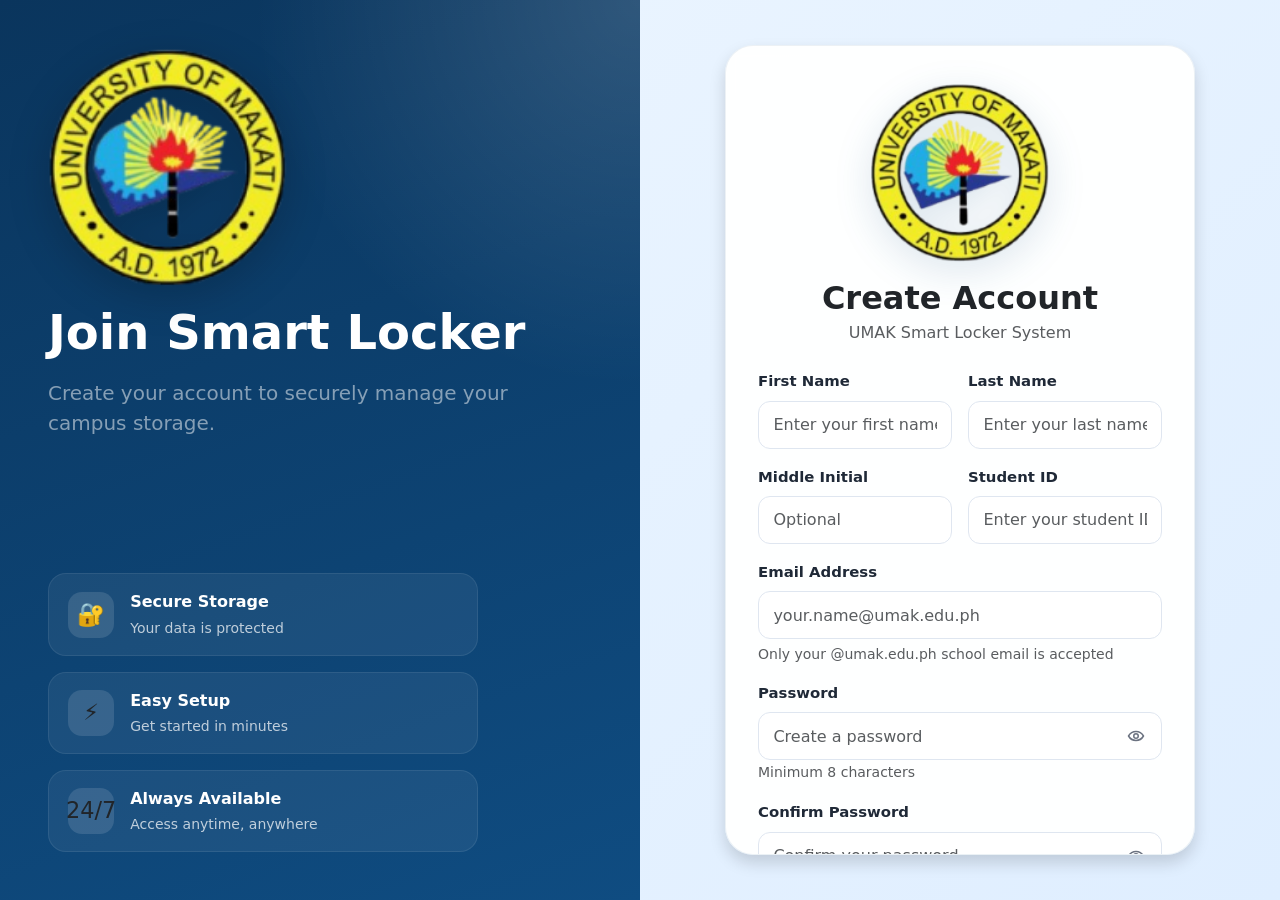
<file: SmartLocker/pages/signup/signup.html>
<!DOCTYPE html>
<html lang="en">
  <head>
    <meta charset="UTF-8" />
    <meta name="viewport" content="width=device-width, initial-scale=1.0" />
    <meta name="google-client-id" content="1009087321451-dr4fi376q2ujk6bujo7kqbk7ca6eo73c.apps.googleusercontent.com" />
    <title>Sign Up - UMAK Smart Locker System</title>
    <link rel="preconnect" href="https://fonts.googleapis.com" />
    <link rel="preconnect" href="https://fonts.gstatic.com" crossorigin />
    <link href="https://fonts.googleapis.com/css2?family=Inter:wght@400;500;600;700;800&display=swap" rel="stylesheet" />
    <link href="https://cdn.jsdelivr.net/npm/bootstrap@5.3.3/dist/css/bootstrap.min.css" rel="stylesheet" />
    <link rel="stylesheet" href="signup.css" />
  </head>
  <body class="signup-page">
    <div class="container-fluid min-vh-100 px-0">
      <div class="row g-0 min-vh-100 align-items-stretch">
        <div class="col-lg-6 d-none d-lg-flex">
          <div class="signup-hero w-100 d-flex flex-column justify-content-between p-5">
            <div>
              <img src="../../Photos/UMAKLogo.png" alt="UMAK Logo" class="umak-logo-image hero-logo" />
              <h1 class="display-5 fw-bold text-white mb-3">Join Smart Locker</h1>
              <p class="lead text-white-50 mb-4">
                Create your account to securely manage your campus storage.
              </p>
            </div>

            <div class="hero-features">
              <div class="feature-item">
                <span class="feature-icon">🔐</span>
                <div>
                  <strong>Secure Storage</strong>
                  <small>Your data is protected</small>
                </div>
              </div>
              <div class="feature-item">
                <span class="feature-icon">⚡</span>
                <div>
                  <strong>Easy Setup</strong>
                  <small>Get started in minutes</small>
                </div>
              </div>
              <div class="feature-item">
                <span class="feature-icon">24/7</span>
                <div>
                  <strong>Always Available</strong>
                  <small>Access anytime, anywhere</small>
                </div>
              </div>
            </div>
          </div>
        </div>

        <div class="col-lg-6 col-12 d-flex align-items-center justify-content-center">
          <div class="signup-panel">
            <div class="signup-card shadow">
              <div class="text-center mb-4">
                <img src="../../Photos/UMAKLogo.png" alt="UMAK Logo" class="umak-logo-image signup-logo" />
                <h2 class="fw-bold mt-3 mb-1">Create Account</h2>
                <p class="text-muted">UMAK Smart Locker System</p>
              </div>

              <form id="signupForm" action="../../database/signup.php" method="post" novalidate>
                <div class="row g-3 mb-3">
                  <div class="col-md-6">
                    <label for="firstName" class="form-label">First Name</label>
                    <input id="firstName" name="first_name" type="text" class="form-control" placeholder="Enter your first name" required />
                  </div>
                  <div class="col-md-6">
                    <label for="lastName" class="form-label">Last Name</label>
                    <input id="lastName" name="last_name" type="text" class="form-control" placeholder="Enter your last name" required />
                  </div>
                </div>

                <div class="row g-3 mb-3">
                  <div class="col-md-6">
                    <label for="middleInitial" class="form-label">Middle Initial</label>
                    <input id="middleInitial" name="middle_initial" type="text" maxlength="1" class="form-control" placeholder="Optional" />
                  </div>
                  <div class="col-md-6">
                    <label for="studentId" class="form-label">Student ID</label>
                    <input id="studentId" name="student_id" type="text" class="form-control" placeholder="Enter your student ID" required />
                  </div>
                </div>

                <div class="mb-3">
                  <label for="email" class="form-label">Email Address</label>
                  <input
                    id="email"
                    name="email"
                    type="email"
                    class="form-control"
                    placeholder="your.name@umak.edu.ph"
                    pattern="^[^\s@]+@umak\.edu\.ph$"
                    required
                  />
                  <small class="text-muted">Only your @umak.edu.ph school email is accepted</small>
                </div>

                <div class="mb-3">
                  <label for="password" class="form-label">Password</label>
                  <div class="password-field">
                    <input
                      id="password"
                      name="password"
                      type="password"
                      class="form-control password-input"
                      placeholder="Create a password"
                      required
                    />
                    <button type="button" class="password-toggle" aria-label="Show password" title="Show password" data-toggle-password="#password"></button>
                  </div>
                  <small class="text-muted">Minimum 8 characters</small>
                </div>

                <div class="password-requirements" id="passwordRequirements">
                  <p class="requirement-title">Password must contain:</p>
                  <div class="requirement-list">
                    <div class="requirement-item" id="requirement-length">
                      <span class="requirement-icon">✓</span>
                      <span>At least 8 characters</span>
                    </div>
                    <div class="requirement-item" id="requirement-uppercase">
                      <span class="requirement-icon">✓</span>
                      <span>At least one uppercase letter (A-Z)</span>
                    </div>
                    <div class="requirement-item" id="requirement-special">
                      <span class="requirement-icon">✓</span>
                      <span>At least one special character (!@#$%^&*)</span>
                    </div>
                    <div class="requirement-item" id="requirement-number">
                      <span class="requirement-icon">✓</span>
                      <span>At least one number (0-9)</span>
                    </div>
                  </div>
                </div>

                <div class="mb-3">
                  <label for="confirmPassword" class="form-label">Confirm Password</label>
                  <div class="password-field">
                    <input
                      id="confirmPassword"
                      type="password"
                      class="form-control password-input"
                      placeholder="Confirm your password"
                      required
                    />
                    <button type="button" class="password-toggle" aria-label="Show password" title="Show password" data-toggle-password="#confirmPassword"></button>
                  </div>
                </div>

                <button id="signupButton" type="submit" class="btn btn-primary w-100 fw-semibold py-2">
                  Create Account
                </button>
              </form>

              <div class="divider-section">
                <div class="divider-line"></div>
                <span class="divider-text">or</span>
                <div class="divider-line"></div>
              </div>

              <div class="google-auth-section">
                <div id="googleSignupBtn" class="google-signup-button" aria-label="Sign up with Google"></div>
              </div>

              <div class="login-link-section">
                <p class="text-center mb-0">Already have an account? <a href="../login/login.html" class="text-link fw-semibold">Log in here</a></p>
              </div>
            </div>
          </div>
        </div>
      </div>
    </div>

    <script src="../../assets/js/script.js?v=20260823-3"></script>
  </body>
</html>
</file>
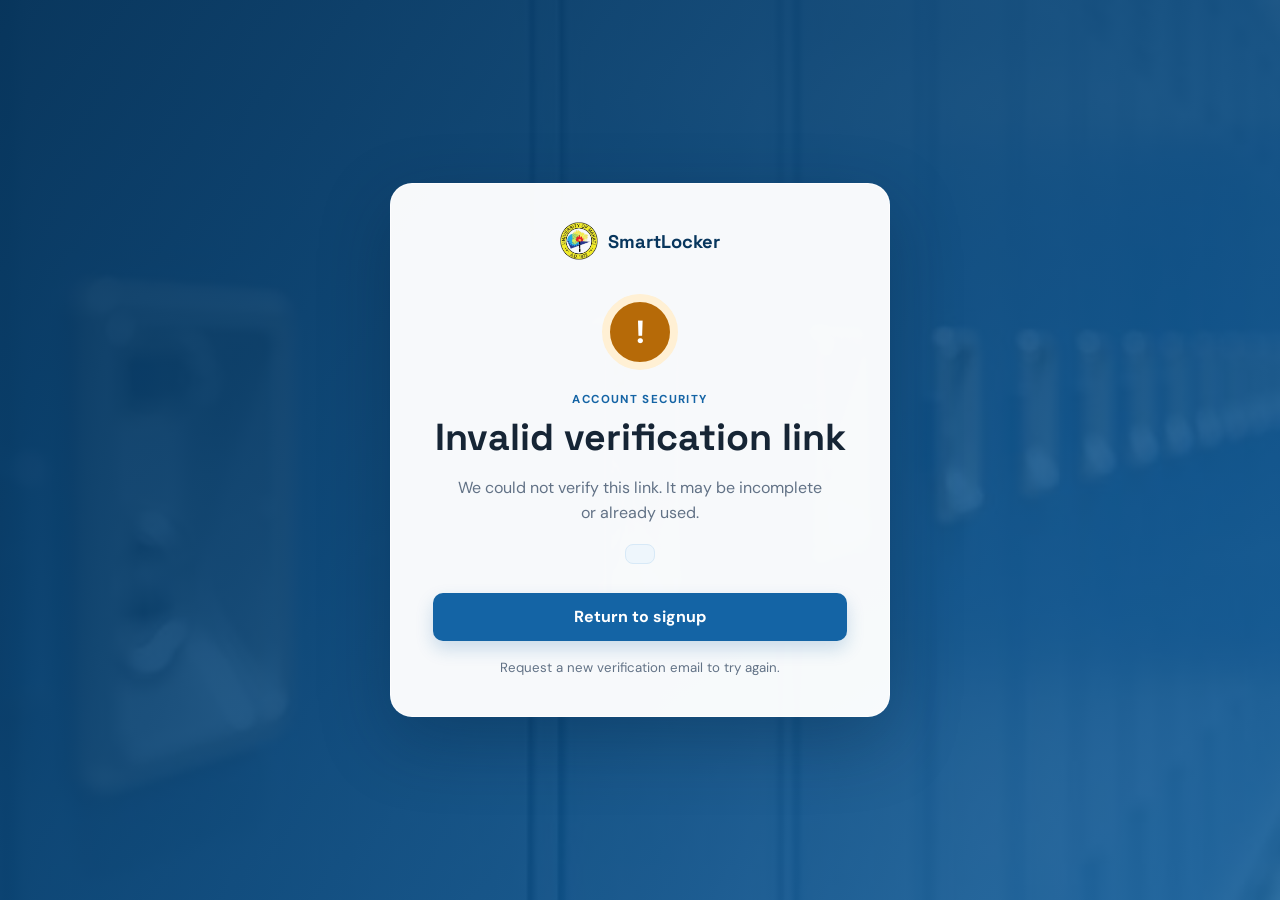
<file: SmartLocker/pages/verify/verify.html>
<!DOCTYPE html>
<html lang="en">
  <head>
    <meta charset="UTF-8" />
    <meta name="viewport" content="width=device-width, initial-scale=1.0" />
    <title>Email Verification | SmartLocker</title>
    <link rel="preconnect" href="https://fonts.googleapis.com" />
    <link rel="preconnect" href="https://fonts.gstatic.com" crossorigin />
    <link href="https://fonts.googleapis.com/css2?family=DM+Sans:wght@400;500;600;700&family=Space+Grotesk:wght@500;600;700&display=swap" rel="stylesheet" />
    <link rel="stylesheet" href="verify.css" />
  </head>
  <body>
    <main class="verification-shell">
      <section class="verification-panel" aria-live="polite">
        <a class="brand" href="../../index.html">
          <img src="../../Photos/UMAKLogo.png" alt="UMAK logo" />
          <span>SmartLocker</span>
        </a>

        <div class="status-mark" id="statusMark" aria-hidden="true">✓</div>
        <p class="eyebrow">ACCOUNT SECURITY</p>
        <h1 id="statusTitle">Email verified</h1>
        <p class="status-message" id="statusMessage">Your email address has been confirmed. Your SmartLocker account is ready to use.</p>
        <p class="verified-email" id="verifiedEmail" hidden></p>
        <a class="primary-action" id="statusAction" href="../login/login.html">Continue to login</a>
        <p class="support-text" id="supportText">You can now sign in with your UMAK email and password.</p>
      </section>
    </main>
    <script>
      const status = new URLSearchParams(window.location.search).get('status');
      const content = {
        success: {
          title: 'Email verified',
          message: 'Your email address has been confirmed. Your SmartLocker account is ready to use.',
          action: 'Continue to login',
          support: 'You can now sign in with your UMAK email and password.',
          mark: '✓',
          className: 'is-success',
          href: '../login/login.html'
        },
        expired: {
          title: 'Verification link expired',
          message: 'This link is no longer valid. Request a new verification email to continue.',
          action: 'Return to signup',
          support: 'Verification links are valid for 24 hours.',
          mark: '!',
          className: 'is-warning',
          href: '../signup/signup.html'
        },
        invalid: {
          title: 'Invalid verification link',
          message: 'We could not verify this link. It may be incomplete or already used.',
          action: 'Return to signup',
          support: 'Request a new verification email to try again.',
          mark: '!',
          className: 'is-warning',
          href: '../signup/signup.html'
        },
        'reset-success': {
          title: 'Password reset confirmed',
          message: 'Your password has been changed successfully. You can now sign in securely.',
          action: 'Continue to login',
          support: 'Your previous password is no longer active.',
          mark: '✓',
          className: 'is-success',
          href: '../login/login.html'
        },
        'reset-expired': {
          title: 'Reset confirmation expired',
          message: 'This confirmation link is invalid or expired. Request a new password reset link.',
          action: 'Return to login',
          support: 'Confirmation links are valid for 1 hour.',
          mark: '!',
          className: 'is-warning',
          href: '../login/login.html'
        }
      };
      const selected = content[status] || content.invalid;
      document.body.classList.add(selected.className);
      document.getElementById('statusMark').textContent = selected.mark;
      document.getElementById('statusTitle').textContent = selected.title;
      document.getElementById('statusMessage').textContent = selected.message;
      document.getElementById('statusAction').textContent = selected.action;
      document.getElementById('statusAction').href = selected.href;
      document.getElementById('supportText').textContent = selected.support;

      const verifiedEmail = new URLSearchParams(window.location.search).get('email');
      if (status === 'success' && verifiedEmail) {
        const verifiedEmailElement = document.getElementById('verifiedEmail');
        verifiedEmailElement.textContent = verifiedEmail;
        verifiedEmailElement.hidden = false;
      }
    </script>
  </body>
</html>
</file>
<file: SmartLocker/pages/admin/admin.css>
﻿:root {
  --ink: #17202a;
  --muted: #6b7280;
  --line: #e7e9e5;
  --paper: #f4f5f1;
  --white: #fff;
  --navy: #153b4a;
  --teal: #0d8b83;
  --amber: #e59a3a;
  --red: #c9574d;
  --green: #2e9867;
}

* {
  box-sizing: border-box;
}

html {
  scroll-behavior: smooth;
}

body {
  margin: 0;
  background: var(--paper);
  color: var(--ink);
  font-family: 'DM Sans', sans-serif;
}

button,
input,
select {
  font: inherit;
}

.admin-shell {
  min-height: 100vh;
  display: flex;
}

.admin-sidebar {
  width: 250px;
  background: var(--navy);
  color: #fff;
  padding: 28px 18px;
  display: flex;
  flex-direction: column;
  position: sticky;
  top: 0;
  height: 100vh;
}

.brand {
  display: flex;
  align-items: center;
  gap: 11px;
  padding: 0 10px 28px;
  border-bottom: 1px solid rgba(255, 255, 255, 0.15);
}

.brand img {
  width: 49px;
  height: 49px;
  object-fit: contain;
}

.brand strong,
.brand span {
  display: block;
}

.brand strong {
  font-family: 'Space Grotesk', sans-serif;
  font-size: 1.05rem;
}

.brand span {
  font-size: 0.72rem;
  color: #b6d0d1;
  margin-top: 3px;
}

.admin-sidebar nav {
  display: grid;
  gap: 5px;
  margin-top: 28px;
}

.admin-sidebar nav a,
.logout {
  border: 0;
  border-radius: 8px;
  padding: 12px 13px;
  color: #c0d3d3;
  background: transparent;
  text-decoration: none;
  text-align: left;
  font: 600 0.86rem 'DM Sans', sans-serif;
}

.admin-sidebar nav a {
  display: flex;
  align-items: center;
  gap: 12px;
}

.admin-sidebar nav a span,
.logout span {
  font-size: 1.1rem;
  width: 17px;
  text-align: center;
}

.admin-sidebar nav a:hover,
.admin-sidebar nav a.active {
  background: #235665;
  color: #fff;
}

.logout {
  margin-top: auto;
  border-top: 1px solid rgba(255, 255, 255, 0.15);
  border-radius: 0;
  padding-top: 20px;
  cursor: pointer;
}

.admin-main {
  width: min(1500px, 100%);
  padding: 30px 42px 60px;
}

.admin-header {
  display: flex;
  align-items: center;
  justify-content: space-between;
}

.kicker {
  margin: 0 0 6px;
  color: var(--teal);
  font-size: 0.7rem;
  font-weight: 700;
  letter-spacing: 0.14em;
  text-transform: uppercase;
}

.admin-header h1,
.hero-strip h2,
.panel h2 {
  font-family: 'Space Grotesk', sans-serif;
  margin: 0;
}

.admin-header h1 {
  font-size: 1.75rem;
}

.admin-identity {
  display: flex;
  align-items: center;
  gap: 10px;
}

.admin-identity strong,
.admin-identity small {
  display: block;
}

.admin-identity small {
  color: var(--muted);
  font-size: 0.75rem;
  margin-top: 2px;
}

.avatar,
.student-avatar {
  width: 38px;
  height: 38px;
  border-radius: 50%;
  display: grid;
  place-items: center;
  background: linear-gradient(135deg, #d7ecec, #b9d8d8);
  color: var(--navy);
  font-weight: 700;
  font-size: 0.78rem;
}

.hero-strip {
  margin-top: 22px;
  background: linear-gradient(135deg, #dfeaf0, #f6f7f1);
  border: 1px solid var(--line);
  border-radius: 16px;
  padding: 26px 28px;
  display: flex;
  align-items: center;
  justify-content: space-between;
  gap: 14px;
}

.hero-strip h2 {
  font-size: clamp(1.7rem, 4vw, 2.4rem);
}

.hero-strip p {
  margin: 6px 0 0;
  color: var(--muted);
  max-width: 620px;
}

.live-indicator {
  display: inline-flex;
  align-items: center;
  gap: 8px;
  border-radius: 999px;
  border: 1px solid rgba(13, 139, 131, 0.2);
  background: rgba(13, 139, 131, 0.08);
  color: var(--navy);
  font-weight: 700;
  font-size: 0.82rem;
  padding: 8px 12px;
  white-space: nowrap;
}

.live-indicator i {
  width: 9px;
  height: 9px;
  border-radius: 50%;
  display: inline-block;
  background: var(--green);
  box-shadow: 0 0 0 4px rgba(46, 152, 103, 0.18);
}

.metrics {
  margin-top: 24px;
  display: grid;
  grid-template-columns: repeat(4, minmax(180px, 1fr));
  gap: 16px;
}

.metrics article {
  background: var(--white);
  border: 1px solid var(--line);
  border-radius: 16px;
  padding: 18px 18px 16px;
  box-shadow: 0 12px 28px rgba(23, 32, 42, 0.04);
}

.metric-label {
  display: block;
  color: var(--muted);
  font-size: 0.75rem;
  margin-bottom: 8px;
}

.metrics strong {
  display: block;
  font-size: clamp(1.5rem, 3vw, 2rem);
  line-height: 1.2;
  margin-bottom: 6px;
}

.metrics small {
  color: var(--muted);
}

.metric-alert {
  border-color: rgba(197, 87, 77, 0.2);
  background: #fff8f7;
}

.panel {
  margin-top: 26px;
  background: var(--white);
  border: 1px solid var(--line);
  border-radius: 18px;
  padding: 20px 20px 16px;
  box-shadow: 0 12px 28px rgba(23, 32, 42, 0.04);
}

.panel-heading {
  display: flex;
  align-items: center;
  justify-content: space-between;
  gap: 12px;
  margin-bottom: 14px;
}

.ghost-button {
  background: transparent;
  border: 1px solid var(--line);
  border-radius: 9px;
  padding: 8px 12px;
  color: var(--ink);
  cursor: pointer;
}

.export-actions {
  display: flex;
  flex-wrap: wrap;
  gap: 8px;
}

.report-filters {
  display: flex;
  align-items: end;
  flex-wrap: wrap;
  gap: 10px;
  margin-bottom: 12px;
}

.report-filters label {
  display: grid;
  gap: 5px;
  color: var(--muted);
  font-size: 0.75rem;
  font-weight: 700;
}

.report-filters input {
  border: 1px solid #d8dedb;
  border-radius: 7px;
  padding: 8px 10px;
  color: var(--ink);
}

.report-filters button {
  border: 0;
  border-radius: 7px;
  padding: 9px 13px;
  color: #fff;
  background: var(--teal);
  cursor: pointer;
  font-weight: 700;
}

.report-period {
  color: var(--muted);
  font-size: 0.8rem;
}

.report-metrics {
  display: grid;
  grid-template-columns: repeat(auto-fit, minmax(150px, 1fr));
  gap: 10px;
  margin: 16px 0;
}

.report-metric {
  border: 1px solid var(--line);
  border-radius: 10px;
  padding: 13px;
  background: #fbfbfa;
}

.report-metric span,
.report-metric strong {
  display: block;
}

.report-metric span {
  color: var(--muted);
  font-size: 0.74rem;
}

.report-metric strong {
  margin-top: 5px;
  font-size: 1.3rem;
}

.analytics-grid {
  display: grid;
  grid-template-columns: repeat(2, minmax(0, 1fr));
  gap: 16px;
  margin-top: 18px;
}

.analytics-grid > div,
.report-top-lockers {
  border: 1px solid var(--line);
  border-radius: 10px;
  padding: 14px;
}

.analytics-grid h3,
.report-top-lockers h3 {
  margin: 0 0 10px;
  font: 600 0.95rem 'Space Grotesk', sans-serif;
}

.analytics-list {
  display: grid;
  gap: 8px;
}

.analytics-row {
  display: flex;
  align-items: center;
  justify-content: space-between;
  gap: 10px;
  color: var(--muted);
  font-size: 0.8rem;
}

.analytics-row strong {
  color: var(--ink);
}

.report-top-lockers {
  margin-top: 16px;
}

.report-top-lockers .empty {
  text-align: left;
}

[data-audit-logs] td {
  max-width: 280px;
  overflow-wrap: anywhere;
}

.locker-form {
  display: grid;
  grid-template-columns: repeat(5, minmax(0, 1fr)) auto;
  gap: 8px;
  margin: -4px 0 18px;
}

.locker-form input,
.locker-form select {
  min-width: 0;
  border: 1px solid #d8dedb;
  border-radius: 5px;
  padding: 8px 9px;
  color: var(--ink);
  font-size: 0.75rem;
}

.locker-form button {
  border: 0;
  border-radius: 5px;
  background: var(--teal);
  color: #fff;
  padding: 8px 12px;
  font: 600 0.75rem 'DM Sans', sans-serif;
  cursor: pointer;
}

.table-wrap {
  overflow-x: auto;
}

.building-tabs {
  display: flex;
  flex-wrap: wrap;
  gap: 7px;
  margin: 2px 0 14px;
}

.building-tab,
.see-more-button {
  border: 1px solid var(--line);
  border-radius: 7px;
  background: var(--white);
  color: var(--navy);
  padding: 7px 10px;
  cursor: pointer;
  font-size: 0.75rem;
  font-weight: 700;
}

.building-tab.active,
.building-tab:hover,
.see-more-button:hover {
  background: var(--teal);
  border-color: var(--teal);
  color: #fff;
}

.see-more-button {
  display: block;
  margin: 14px auto 0;
}

table {
  width: 100%;
  border-collapse: collapse;
}

th,
td {
  text-align: left;
  padding: 12px 10px;
  border-bottom: 1px solid var(--line);
  font-size: 0.85rem;
  vertical-align: middle;
}

th {
  color: var(--muted);
  text-transform: uppercase;
  letter-spacing: 0.06em;
  font-size: 0.68rem;
}

.split-grid {
  display: grid;
  grid-template-columns: 1.2fr 1fr;
  gap: 20px;
  margin-top: 26px;
}

.lower-grid {
  margin-bottom: 20px;
}

.stack {
  display: grid;
  gap: 12px;
}

.queue-item {
  display: flex;
  align-items: center;
  justify-content: space-between;
  gap: 12px;
  border: 1px solid var(--line);
  border-radius: 12px;
  background: #fbfbfa;
  padding: 14px 14px;
}

.queue-item strong {
  display: block;
  margin-bottom: 4px;
}

.queue-item p {
  margin: 0;
  color: var(--muted);
  font-size: 0.8rem;
}

.queue-actions {
  display: flex;
  align-items: center;
  gap: 8px;
}

.queue-item button,
[data-reservation-id],
[data-report-id] {
  border: 0;
  border-radius: 8px;
  padding: 8px 10px;
  cursor: pointer;
  font-weight: 600;
}

.queue-item button {
  background: var(--teal);
  color: #fff;
}

.queue-item button.danger {
  background: var(--red);
}

.locker-actions {
  white-space: nowrap;
}

.locker-actions button {
  border: 0;
  border-radius: 6px;
  padding: 6px 8px;
  margin-left: 4px;
  color: #fff;
  background: var(--teal);
  cursor: pointer;
  font-size: 0.72rem;
  font-weight: 600;
}

.locker-actions button.danger {
  background: var(--red);
}

.priority {
  display: inline-block;
  padding: 3px 7px;
  border-radius: 999px;
  font-size: 0.68rem;
  text-transform: capitalize;
  font-weight: 700;
}

.priority.low {
  background: rgba(46, 152, 103, 0.12);
  color: var(--green);
}

.priority.normal {
  background: rgba(13, 139, 131, 0.12);
  color: var(--teal);
}

.priority.high,
.priority.urgent {
  background: rgba(197, 87, 77, 0.12);
  color: var(--red);
}

.device,
.status,
.result {
  display: inline-flex;
  align-items: center;
  justify-content: center;
  padding: 4px 8px;
  border-radius: 999px;
  font-size: 0.7rem;
  font-weight: 700;
  text-transform: capitalize;
}

.device.online,
.result.success,
.status.available,
.status.approved,
.status.active {
  background: rgba(46, 152, 103, 0.12);
  color: var(--green);
}

.status.occupied,
.status.pending,
.status.investigating,
.status.open {
  background: rgba(229, 154, 58, 0.12);
  color: var(--amber);
}

.status.maintenance,
.status.offline,
.status.cancelled,
.status.failed,
.result.failed {
  background: rgba(197, 87, 77, 0.12);
  color: var(--red);
}

.student-list {
  display: grid;
  gap: 10px;
}

.student-row {
  display: flex;
  align-items: center;
  gap: 10px;
  border: 1px solid var(--line);
  border-radius: 12px;
  padding: 10px 12px;
  background: #fbfbfa;
}

.student-row strong,
.student-row small {
  display: block;
}

.student-row small {
  color: var(--muted);
  margin-top: 3px;
}

.assigned-modal[hidden] {
  display: none;
}

.assigned-modal {
  position: fixed;
  inset: 0;
  display: grid;
  place-items: center;
  padding: 22px;
  z-index: 40;
}

.assigned-modal-backdrop {
  position: absolute;
  inset: 0;
  background: rgba(23, 32, 42, 0.52);
}

.assigned-dialog {
  position: relative;
  width: min(980px, 100%);
  max-height: min(720px, 90vh);
  overflow: auto;
  background: var(--white);
  border: 1px solid var(--line);
  border-radius: 16px;
  padding: 22px;
  box-shadow: 0 24px 70px rgba(23, 32, 42, 0.24);
}

.modal-close {
  border: 0;
  background: transparent;
  color: var(--muted);
  cursor: pointer;
  font-size: 1.7rem;
  line-height: 1;
}

.table-subtext {
  display: block;
  color: var(--muted);
  font-size: 0.72rem;
  margin-top: 3px;
}

.assigned-actions {
  white-space: nowrap;
}

.assigned-actions button {
  border: 0;
  border-radius: 6px;
  padding: 7px 9px;
  margin-left: 5px;
  background: var(--red);
  color: #fff;
  cursor: pointer;
  font-size: 0.72rem;
  font-weight: 700;
}

.assigned-actions .maintenance-button {
  background: var(--amber);
}

.assigned-actions button:disabled {
  cursor: default;
  opacity: 0.65;
}

.empty {
  color: var(--muted);
  font-style: italic;
  text-align: center;
  padding: 12px 0;
}

.toast {
  position: fixed;
  right: 20px;
  bottom: 20px;
  background: #1c2d39;
  color: #fff;
  padding: 10px 14px;
  border-radius: 10px;
  box-shadow: 0 20px 40px rgba(23, 32, 42, 0.2);
  opacity: 0;
  transform: translateY(10px);
  transition: 0.2s ease;
  pointer-events: none;
  z-index: 50;
}

.toast.visible {
  opacity: 1;
  transform: translateY(0);
}

@media (max-width: 900px) {
  .admin-shell {
    display: block;
  }

  .admin-sidebar {
    width: 100%;
    height: auto;
    position: static;
  }

  .admin-main {
    padding: 20px 18px 40px;
  }

  .metrics {
    grid-template-columns: repeat(2, minmax(150px, 1fr));
  }

  .split-grid {
    grid-template-columns: 1fr;
  }

  .locker-form {
    grid-template-columns: repeat(3, minmax(0, 1fr));
  }
}

@media (max-width: 650px) {
  .admin-header,
  .hero-strip,
  .panel-heading {
    flex-direction: column;
    align-items: flex-start;
  }

  .metrics {
    grid-template-columns: 1fr;
  }

  .locker-form {
    grid-template-columns: 1fr 1fr;
  }

  .locker-form button {
    grid-column: span 2;
  }

  .analytics-grid {
    grid-template-columns: 1fr;
  }
}

@media print {
  body {
    background: #fff;
  }

  .admin-sidebar,
  .admin-header,
  .hero-strip,
  .metrics,
  #lockers,
  #reservations,
  #maintenance,
  #activity,
  #users,
  #audit-log,
  .export-actions,
  .report-filters,
  .toast,
  .assigned-modal {
    display: none !important;
  }

  .admin-shell,
  .admin-main {
    display: block;
    width: 100%;
    min-height: 0;
    padding: 0;
  }

  #reports {
    display: block !important;
    margin: 0;
    padding: 0;
    border: 0;
    box-shadow: none;
  }

  #reports .analytics-grid {
    grid-template-columns: repeat(2, 1fr);
  }

  .report-metric,
  .analytics-grid > div,
  .report-top-lockers {
    break-inside: avoid;
  }

  table {
    font-size: 9pt;
  }

  th,
  td {
    padding: 6px;
    font-size: 9pt;
  }
}
</file>
<file: SmartLocker/pages/forgot-password/forgot-password.css>
:root {
	--ink: #162535;
	--muted: #627286;
	--blue: #1464a5;
	--blue-dark: #08365d;
	--line: #d7e2eb;
}

* {
	box-sizing: border-box;
}

body {
	min-height: 100vh;
	margin: 0;
	display: grid;
	place-items: center;
	padding: 24px;
	color: var(--ink);
	font-family: 'DM Sans', sans-serif;
	background: linear-gradient(135deg, rgba(8, 54, 93, 0.97), rgba(20, 100, 165, 0.84)), url('../../Photos/lockers.jpg') center/cover;
}

.reset-card {
	width: min(100%, 500px);
	padding: 36px 42px 40px;
	text-align: center;
	background: rgba(255, 255, 255, 0.97);
	border-radius: 22px;
	box-shadow: 0 24px 70px rgba(4, 28, 50, 0.28);
}

.brand {
	display: inline-flex;
	align-items: center;
	gap: 10px;
	margin-bottom: 28px;
	color: var(--blue-dark);
	font-family: 'Space Grotesk', sans-serif;
	font-size: 1.15rem;
	font-weight: 700;
	text-decoration: none;
}

.brand img {
	width: 38px;
	height: 38px;
	object-fit: contain;
}

.status-mark {
	width: 68px;
	height: 68px;
	display: grid;
	place-items: center;
	margin: 0 auto 20px;
	background: #e7f2fa;
	border: 8px solid #d7eaf7;
	border-radius: 50%;
	font-size: 1.7rem;
}

.eyebrow {
	margin: 0 0 10px;
	color: var(--blue);
	font-size: 0.72rem;
	font-weight: 700;
	letter-spacing: 0.12em;
}

h1 {
	margin: 0;
	font-family: 'Space Grotesk', sans-serif;
	font-size: 2.15rem;
}

.intro {
	margin: 14px auto 24px;
	color: var(--muted);
	line-height: 1.5;
}

label {
	display: block;
	margin: 16px 0 6px;
	text-align: left;
	font-weight: 600;
}

input {
	width: 100%;
	height: 48px;
	padding: 10px 42px 10px 12px;
	border: 1px solid var(--line);
	border-radius: 9px;
	font: inherit;
}

input:focus {
	outline: 0;
	border-color: var(--blue);
	box-shadow: 0 0 0 3px rgba(20, 100, 165, 0.12);
}

.password-field {
	position: relative;
}

.password-toggle {
	position: absolute;
	top: 50%;
	right: 8px;
	width: 30px;
	height: 30px;
	padding: 5px;
	margin: 0;
	border: 0;
	color: var(--muted);
	background: transparent;
	transform: translateY(-50%);
}

.password-toggle svg {
	width: 18px;
	height: 18px;
	fill: none;
	stroke: currentColor;
	stroke-width: 2;
}

.password-requirements {
	display: none;
	margin-top: 10px;
	padding: 12px;
	text-align: left;
	background: #f6f9fc;
	border: 1px solid #e4edf4;
	border-radius: 9px;
}

.password-requirements.is-visible {
	display: block;
}

.password-requirements p {
	margin: 0 0 7px;
	font-size: 0.82rem;
	font-weight: 700;
}

.requirement-list {
	display: grid;
	gap: 4px;
	color: #8492a0;
	font-size: 0.8rem;
}

.requirement-list span.met {
	color: #16855b;
}

form > button {
	width: 100%;
	min-height: 48px;
	margin-top: 24px;
	border: 0;
	border-radius: 9px;
	color: #fff;
	background: var(--blue);
	font: inherit;
	font-weight: 700;
	cursor: pointer;
}

form > button:hover {
	background: var(--blue-dark);
}

#message {
	min-height: 22px;
	margin: 14px 0 0;
	color: var(--muted);
	font-weight: 600;
}

.login-link {
	display: inline-block;
	margin-top: 12px;
	color: var(--blue-dark);
	font-size: 0.88rem;
	font-weight: 700;
	text-decoration: none;
}

.login-link:hover {
	text-decoration: underline;
}

@media (max-width: 520px) {
	.reset-card {
		padding: 30px 22px 32px;
	}

	h1 {
		font-size: 1.85rem;
	}
}
</file>
<file: SmartLocker/pages/login/login.css>
/*===========================
  Login Page Styles
===========================*/
.body {
  margin: 0;
}

.login-page {
  background: linear-gradient(135deg, #edf6ff 0%, #dfeeff 100%);
}

.login-hero {
  background: linear-gradient(160deg, #0a355d 0%, #0f4c81 100%);
  position: relative;
  overflow: hidden;
  gap: 0.65rem;
}

.login-hero::before {
  content: "";
  position: absolute;
  inset: 0;
  background: radial-gradient(circle at top right, rgba(255, 255, 255, 0.15), transparent 35%);
}

.login-hero > * {
  position: relative;
  z-index: 1;
}

.hero-logo {
  display: block;
  width: 240px;
  margin-bottom: 1rem;
  object-fit: contain;
  flex-shrink: 0;
  filter: drop-shadow(0 10px 20px rgba(0, 0, 0, 0.2));
}

.login-logo {
  display: block;
  width: 180px;
  margin: 0 auto 0.5rem;
  object-fit: contain;
  flex-shrink: 0;
  filter: drop-shadow(0 10px 18px rgba(15, 76, 129, 0.15));
}

.brand-badge {
  display: none;
}

.login-hero .lead {
  margin-bottom: 0.5rem !important;
}

.hero-features {
  display: grid;
  gap: 1rem;
  margin-top: 0;
  padding-top: 0;
}

.feature-item {
  display: flex;
  align-items: center;
  gap: 1rem;
  background: rgba(255, 255, 255, 0.06);
  border: 1px solid rgba(255, 255, 255, 0.08);
  border-radius: 18px;
  padding: 1rem 1.2rem;
  max-width: 430px;
}

.feature-icon {
  display: inline-flex;
  align-items: center;
  justify-content: center;
  width: 46px;
  height: 46px;
  border-radius: 14px;
  background: rgba(255, 255, 255, 0.12);
  font-size: 1.4rem;
}

.feature-item strong,
.feature-item small {
  display: block;
  color: #fff;
}

.feature-item small {
  color: rgba(255, 255, 255, 0.72);
  margin-top: 0.2rem;
}

.login-panel {
  width: 100%;
  display: flex;
  justify-content: center;
  padding: 2rem;
}

.login-card {
  width: 100%;
  max-width: 470px;
  background: rgba(255, 255, 255, 0.96);
  border: 1px solid rgba(15, 76, 129, 0.08);
  border-radius: 28px;
  padding: 2.3rem 2rem;
  backdrop-filter: blur(6px);
  box-shadow: 0 18px 40px rgba(15, 76, 129, 0.12);
}

.form-label {
  font-size: 0.93rem;
  font-weight: 600;
  color: #1f2937;
}

.form-control {
  height: 48px;
  border-radius: 12px;
  border: 1px solid #dfe6f0;
  background: #fff;
  padding: 0.75rem 0.9rem;
}

.password-field {
  position: relative;
}

.password-input {
  padding-right: 2.8rem;
}

.password-toggle {
  position: absolute;
  top: 50%;
  right: 0.75rem;
  transform: translateY(-50%);
  border: none;
  background: transparent;
  color: #6b7280;
  width: 28px;
  height: 28px;
  display: flex;
  align-items: center;
  justify-content: center;
  cursor: pointer;
  padding: 0;
  border-radius: 6px;
}

.password-toggle svg {
  width: 18px;
  height: 18px;
  stroke: currentColor;
  fill: none;
  stroke-width: 2;
  stroke-linecap: round;
  stroke-linejoin: round;
}

.password-toggle:hover,
.password-toggle:focus {
  color: #0f4c81;
  outline: none;
  background: rgba(15, 76, 129, 0.08);
}

.form-control:focus {
  border-color: #0f4c81;
  box-shadow: 0 0 0 0.2rem rgba(15, 76, 129, 0.14);
}

.text-link {
  color: #0f4c81;
  font-weight: 600;
}

.signup-link-section {
  text-align: center;
  margin: 1.2rem 0 1.6rem;
  padding: 0.8rem 0;
  border-top: 1px solid #eee;
  border-bottom: 1px solid #eee;
}

.signup-link-section p {
  font-size: 0.9rem;
  color: #6b7280;
  margin: 0;
}

.divider-section {
  background: linear-gradient(135deg, #0f4c81 0%, #1769bb 100%);
  border: none;
  border-radius: 14px;
  box-shadow: 0 10px 18px rgba(15, 76, 129, 0.18);
}

.btn-primary:hover,
.btn-primary:focus {
  background: linear-gradient(135deg, #0a355d 0%, #0f4c81 100%);
}

.signup-link-section {
  text-align: center;
  margin: 1.2rem 0 1.6rem;
  padding: 0.8rem 0;
  border-top: 1px solid #eee;
  border-bottom: 1px solid #eee;
}

.signup-link-section p {
  font-size: 0.9rem;
  color: #6b7280;
}

.divider-section {
  display: flex;
  align-items: center;
  gap: 1rem;
  margin: 1.4rem 0;
}

.divider-line {
  flex: 1;
  height: 1px;
  background: #dfe6f0;
}

.divider-text {
  font-size: 0.85rem;
  color: #6b7280;
  font-weight: 500;
}

.google-auth-section {
  display: grid;
  gap: 0.75rem;
}

.login-lockout {
  margin-top: 1rem;
  padding: 1.1rem;
  background: #fff7ed;
  border: 1px solid #fed7aa;
  border-radius: 12px;
}

.login-lockout h4 { margin: 0 0 0.35rem; color: #9a3412; font-size: 1rem; }
.login-lockout p { margin: 0 0 1rem; color: #7c2d12; font-size: 0.88rem; }

.login-feedback {
  margin-bottom: 1rem;
  padding: 0.75rem 0.9rem;
  color: #9a3412;
  background: #fff7ed;
  border: 1px solid #fed7aa;
  border-radius: 10px;
  font-size: 0.88rem;
  font-weight: 600;
}

.google-login-button {
  width: 100%;
  min-height: 44px;
  display: flex;
  justify-content: center;
}

.google-login-button.is-disabled {
  opacity: 0.45;
  pointer-events: none;
  filter: grayscale(1);
}

.google-auth-section.is-disabled {
  display: none;
}

.btn-google,
.btn-google-signup {
  border: 1px solid #dfe6f0;
  background: #ffffff;
  color: #1f2937;
  display: flex;
  align-items: center;
  justify-content: center;
  gap: 0.75rem;
  transition: all 0.2s ease;
  font-size: 0.95rem;
}

.btn-google:hover {
  background: #f5f7fb;
  border-color: #0f4c81;
  box-shadow: 0 4px 12px rgba(15, 76, 129, 0.12);
}

.btn-google-signup {
  border: 1.5px solid #0f4c81;
  background: rgba(15, 76, 129, 0.05);
  color: #0f4c81;
}

.btn-google-signup:hover {
  background: rgba(15, 76, 129, 0.1);
  box-shadow: 0 4px 12px rgba(15, 76, 129, 0.15);
}

.google-logo {
  width: 18px;
  height: 18px;
  object-fit: contain;
}

@media (max-width: 576px) {
  .login-card {
    padding: 1.5rem 1.1rem;
  }

  .hero-logo {
    width: 120px;
  }

  .login-logo {
    width: 90px;
  }

  .signup-link-section {
    margin: 1rem 0 1.2rem;
  }

  .divider-section {
    margin: 1.2rem 0;
  }

  .btn-google {
    font-size: 0.9rem;
    padding: 0.6rem 0.8rem !important;
  }
}
</file>
<file: SmartLocker/pages/payment/payment.css>
:root {
  color-scheme: light;
  --ink: #17251f;
  --muted: #65746c;
  --line: #dce5df;
  --green: #176b4b;
  --green-dark: #105238;
  --mint: #eff7f2;
  --white: #fff;
}

* { box-sizing: border-box; }

body {
  min-height: 100vh;
  margin: 0;
  background: #f3f6f4;
  color: var(--ink);
  font-family: Inter, sans-serif;
}

.payment-shell {
  width: min(100% - 32px, 600px);
  margin: 0 auto;
  padding: 44px 0 24px;
}

.back-link {
  display: inline-block;
  margin-bottom: 20px;
  color: var(--green-dark);
  font-size: 14px;
  font-weight: 600;
  text-decoration: none;
}

.back-link:hover { text-decoration: underline; }

.payment-panel {
  padding: 30px;
  border: 1px solid var(--line);
  border-radius: 8px;
  background: var(--white);
  box-shadow: 0 14px 40px rgb(25 56 40 / 8%);
}

.payment-heading {
  display: flex;
  align-items: flex-start;
  justify-content: space-between;
  gap: 16px;
  padding-bottom: 22px;
  border-bottom: 1px solid var(--line);
}

.eyebrow, .section-label {
  margin: 0 0 8px;
  color: var(--muted);
  font-size: 12px;
  font-weight: 700;
  text-transform: uppercase;
}

h1 {
  margin: 0;
  font-size: 25px;
  font-weight: 700;
}

.payment-content { padding-top: 24px; }
.section-label { margin-bottom: 10px; }

.payment-summary { margin: 0; }

.payment-summary > div {
  display: flex;
  justify-content: space-between;
  gap: 20px;
  padding: 13px 0;
  border-bottom: 1px solid #edf1ee;
}

.payment-summary dt { color: var(--muted); font-weight: 500; }
.payment-summary dd { margin: 0; font-weight: 600; text-align: right; }
.payment-summary .total-row { padding-top: 20px; border-bottom: 0; }
.total-row dt, .total-row dd { color: var(--ink); font-size: 18px; font-weight: 700; }
.total-row dd { color: var(--green); }
.payment-content form { display: grid; gap: 16px; margin-top: 8px; }
.payment-field { display: grid; gap: 7px; color: var(--ink); font-size: 14px; font-weight: 600; }
.payment-field span { color: var(--muted); font-size: 12px; font-weight: 400; }
.payment-field input { width: 100%; min-height: 44px; padding: 10px 12px; border: 1px solid var(--line); border-radius: 5px; color: var(--ink); font: inherit; font-weight: 400; }
.payment-field input:focus { border-color: var(--green); outline: 2px solid rgb(23 107 75 / 16%); }

.submit-payment {
  display: inline-flex;
  min-height: 46px;
  align-items: center;
  justify-content: center;
  width: 100%;
  padding: 10px 16px;
  border: 0;
  border-radius: 5px;
  background: var(--green);
  color: var(--white);
  font: inherit;
  font-weight: 700;
  text-decoration: none;
  cursor: pointer;
}

.submit-payment:hover:not(:disabled) { background: var(--green-dark); color: var(--white); }
.submit-payment:disabled { cursor: wait; opacity: .65; }
.payment-loading { padding: 28px 0 8px; color: var(--muted); font-size: 14px; }
.payment-error { margin: 0 0 14px; color: #a22e2e; font-size: 14px; }
.payment-success { padding-top: 28px; text-align: center; }
.success-mark { display: grid; width: 48px; aspect-ratio: 1; place-items: center; margin: 0 auto 18px; border-radius: 50%; background: var(--mint); color: var(--green); font-size: 24px; }
.payment-success h2 { margin: 0 0 10px; font-size: 23px; font-weight: 700; }
.payment-success p:not(.eyebrow) { margin: 0 0 20px; color: var(--muted); font-size: 14px; }
.payment-footer { margin: 18px 0 0; color: var(--muted); font-size: 12px; text-align: center; }

@media (max-width: 480px) {
  .payment-shell { padding-top: 24px; }
  .payment-panel { padding: 22px 18px; }
  h1 { font-size: 22px; }
}
</file>
<file: SmartLocker/pages/signup/signup.css>
/*===========================
  Sign Up Page Styles
===========================*/
.body {
  margin: 0;
}

.signup-page {
  background: linear-gradient(135deg, #edf6ff 0%, #dfeeff 100%);
}

.signup-hero {
  background: linear-gradient(160deg, #0a355d 0%, #0f4c81 100%);
  position: relative;
  overflow: hidden;
}

.signup-hero::before {
  content: "";
  position: absolute;
  inset: 0;
  background: radial-gradient(circle at top right, rgba(255, 255, 255, 0.15), transparent 35%);
}

.signup-hero > * {
  position: relative;
  z-index: 1;
}

.hero-logo {
  display: block;
  width: 240px;
  margin-bottom: 1rem;
  object-fit: contain;
  flex-shrink: 0;
  filter: drop-shadow(0 10px 20px rgba(0, 0, 0, 0.2));
}

.signup-logo {
  display: block;
  width: 180px;
  margin: 0 auto 0.5rem;
  object-fit: contain;
  flex-shrink: 0;
  filter: drop-shadow(0 10px 18px rgba(15, 76, 129, 0.15));
}

.brand-badge {
  display: none;
}

.hero-features {
  display: grid;
  gap: 1rem;
}

.feature-item {
  display: flex;
  align-items: center;
  gap: 1rem;
  background: rgba(255, 255, 255, 0.06);
  border: 1px solid rgba(255, 255, 255, 0.08);
  border-radius: 18px;
  padding: 1rem 1.2rem;
  max-width: 430px;
}

.feature-icon {
  display: inline-flex;
  align-items: center;
  justify-content: center;
  width: 46px;
  height: 46px;
  border-radius: 14px;
  background: rgba(255, 255, 255, 0.12);
  font-size: 1.4rem;
}

.feature-item strong,
.feature-item small {
  display: block;
  color: #fff;
}

.feature-item small {
  color: rgba(255, 255, 255, 0.72);
  margin-top: 0.2rem;
}

.signup-panel {
  width: 100%;
  display: flex;
  justify-content: center;
  padding: 2rem;
}

.signup-card {
  width: 100%;
  max-width: 470px;
  background: rgba(255, 255, 255, 0.96);
  border: 1px solid rgba(15, 76, 129, 0.08);
  border-radius: 28px;
  padding: 2.3rem 2rem;
  backdrop-filter: blur(6px);
  box-shadow: 0 18px 40px rgba(15, 76, 129, 0.12);
  max-height: 90vh;
  overflow-y: auto;
}

.form-label {
  font-size: 0.93rem;
  font-weight: 600;
  color: #1f2937;
}

.form-control {
  height: 48px;
  border-radius: 12px;
  border: 1px solid #dfe6f0;
  background: #fff;
  padding: 0.75rem 0.9rem;
}

.password-field {
  position: relative;
}

.password-input {
  padding-right: 2.8rem;
}

.password-toggle {
  position: absolute;
  top: 50%;
  right: 0.75rem;
  transform: translateY(-50%);
  border: none;
  background: transparent;
  color: #6b7280;
  width: 28px;
  height: 28px;
  display: flex;
  align-items: center;
  justify-content: center;
  cursor: pointer;
  padding: 0;
  border-radius: 6px;
}

.password-toggle svg {
  width: 18px;
  height: 18px;
  stroke: currentColor;
  fill: none;
  stroke-width: 2;
  stroke-linecap: round;
  stroke-linejoin: round;
}

.password-toggle:hover,
.password-toggle:focus {
  color: #0f4c81;
  outline: none;
  background: rgba(15, 76, 129, 0.08);
}

.form-control:focus {
  border-color: #0f4c81;
  box-shadow: 0 0 0 0.2rem rgba(15, 76, 129, 0.14);
}

.form-control + small {
  display: block;
  margin-top: 0.3rem;
}

.password-requirements {
  display: none;
  background: #f5f7fb;
  border: 1px solid #e5ebf2;
  border-radius: 12px;
  padding: 1.2rem;
  margin-bottom: 1.2rem;
}

.password-requirements.is-visible {
  display: block;
}

.requirement-title {
  font-size: 0.85rem;
  font-weight: 600;
  color: #1f2937;
  margin-bottom: 0.8rem;
  margin-top: 0;
}

.requirement-list {
  display: grid;
  gap: 0.6rem;
}

.requirement-item {
  display: flex;
  align-items: center;
  gap: 0.75rem;
  font-size: 0.85rem;
  color: #6b7280;
  padding: 0.4rem 0;
  transition: all 0.3s ease;
}

.requirement-icon {
  display: inline-flex;
  align-items: center;
  justify-content: center;
  width: 18px;
  height: 18px;
  background: #dbeafe;
  border-radius: 50%;
  color: #0369a1;
  font-size: 0.65rem;
  font-weight: 700;
  flex-shrink: 0;
}

.requirement-item.met {
  color: #059669;
}

.requirement-item.met .requirement-icon {
  background: #d1fae5;
  color: #065f46;
}

.text-link {
  color: #0f4c81;
  font-weight: 600;
  text-decoration: none;
}

.text-link:hover {
  color: #0a355d;
  text-decoration: underline;
}

.btn-primary {
  background: linear-gradient(135deg, #0f4c81 0%, #1769bb 100%);
  border: none;
  border-radius: 14px;
  box-shadow: 0 10px 18px rgba(15, 76, 129, 0.18);
}

.btn-primary:hover,
.btn-primary:focus {
  background: linear-gradient(135deg, #0a355d 0%, #0f4c81 100%);
}

.divider-section {
  display: flex;
  align-items: center;
  gap: 1rem;
  margin: 1.4rem 0 1rem;
}

.divider-line {
  flex: 1;
  height: 1px;
  background: #dfe6f0;
}

.divider-text {
  font-size: 0.85rem;
  color: #6b7280;
  font-weight: 500;
}

.google-auth-section {
  display: grid;
  gap: 0.75rem;
}

.google-signup-button {
  width: 100%;
  min-height: 44px;
  display: flex;
  justify-content: center;
}

.btn-google-signup {
  border: 1px solid #dfe6f0;
  background: #ffffff;
  color: #1f2937;
  display: flex;
  align-items: center;
  justify-content: center;
  gap: 0.75rem;
  transition: all 0.2s ease;
  font-size: 0.95rem;
}

.btn-google-signup:hover {
  background: #f5f7fb;
  border-color: #0f4c81;
  box-shadow: 0 4px 12px rgba(15, 76, 129, 0.12);
}

.google-logo {
  width: 18px;
  height: 18px;
  object-fit: contain;
}

.login-link-section {
  text-align: center;
  margin-top: 1.2rem;
  padding-top: 1.2rem;
  border-top: 1px solid #eee;
}

.login-link-section p {
  font-size: 0.9rem;
  color: #6b7280;
  margin: 0;
}

@media (max-width: 576px) {
  .signup-card {
    padding: 1.5rem 1.1rem;
    max-height: none;
  }

  .hero-logo {
    width: 120px;
  }

  .signup-logo {
    width: 90px;
  }

  .password-requirements {
    padding: 1rem;
    margin-bottom: 1rem;
  }

  .requirement-title {
    font-size: 0.8rem;
  }

  .requirement-item {
    font-size: 0.8rem;
  }
}
</file>
<file: SmartLocker/pages/verify/verify.css>
:root {
  --ink: #162535;
  --muted: #627286;
  --blue: #1464a5;
  --blue-dark: #08365d;
  --gold: #f2b544;
  --line: #e5edf4;
  --success: #16855b;
  --warning: #b66a08;
}

* { box-sizing: border-box; }

body {
  min-height: 100vh;
  margin: 0;
  color: var(--ink);
  font-family: 'DM Sans', sans-serif;
  background: #dfeaf2;
  background-image: linear-gradient(135deg, rgba(8, 54, 93, 0.97), rgba(20, 100, 165, 0.83)), url('../../Photos/lockers.jpg');
  background-size: cover;
  background-position: center;
}

.verification-shell {
  min-height: 100vh;
  display: grid;
  place-items: center;
  padding: 24px;
}

.verification-panel {
  width: min(100%, 500px);
  padding: 38px 42px 40px;
  text-align: center;
  background: rgba(255, 255, 255, 0.97);
  border: 1px solid rgba(255, 255, 255, 0.8);
  border-radius: 22px;
  box-shadow: 0 24px 70px rgba(4, 28, 50, 0.28);
  animation: rise-in 500ms ease both;
}

.brand {
  display: inline-flex;
  align-items: center;
  gap: 10px;
  margin-bottom: 34px;
  color: var(--blue-dark);
  font-family: 'Space Grotesk', sans-serif;
  font-size: 1.15rem;
  font-weight: 700;
  text-decoration: none;
}

.brand img {
  width: 38px;
  height: 38px;
  object-fit: contain;
}

.status-mark {
  width: 76px;
  height: 76px;
  display: grid;
  place-items: center;
  margin: 0 auto 22px;
  color: #fff;
  background: var(--success);
  border: 8px solid #e0f3eb;
  border-radius: 50%;
  font-size: 2rem;
  font-weight: 700;
}

.eyebrow {
  margin: 0 0 10px;
  color: var(--blue);
  font-size: 0.72rem;
  font-weight: 700;
  letter-spacing: 0.12em;
}

h1 {
  margin: 0;
  color: var(--ink);
  font-family: 'Space Grotesk', sans-serif;
  font-size: clamp(1.8rem, 5vw, 2.35rem);
  line-height: 1.1;
}

.status-message {
  max-width: 370px;
  margin: 16px auto 26px;
  color: var(--muted);
  font-size: 1rem;
  line-height: 1.6;
}

.verified-email {
  display: inline-block;
  max-width: 100%;
  margin: -8px auto 24px;
  padding: 9px 14px;
  overflow-wrap: anywhere;
  color: var(--blue-dark);
  background: #eef6fc;
  border: 1px solid #d7e9f7;
  border-radius: 8px;
  font-weight: 700;
}

.primary-action {
  display: inline-flex;
  min-height: 48px;
  align-items: center;
  justify-content: center;
  width: 100%;
  padding: 0 22px;
  color: #fff;
  background: var(--blue);
  border-radius: 10px;
  box-shadow: 0 8px 18px rgba(20, 100, 165, 0.2);
  font-weight: 700;
  text-decoration: none;
  transition: transform 180ms ease, background 180ms ease;
}

.primary-action:hover { color: #fff; background: var(--blue-dark); transform: translateY(-2px); }

.support-text {
  margin: 18px 0 0;
  color: var(--muted);
  font-size: 0.83rem;
}

.is-warning .status-mark {
  color: #fff;
  background: var(--warning);
  border-color: #fff0d4;
}

@keyframes rise-in {
  from { opacity: 0; transform: translateY(14px); }
  to { opacity: 1; transform: translateY(0); }
}

@media (max-width: 520px) {
  .verification-panel { padding: 30px 22px 32px; }
  .brand { margin-bottom: 26px; }
}
</file>
